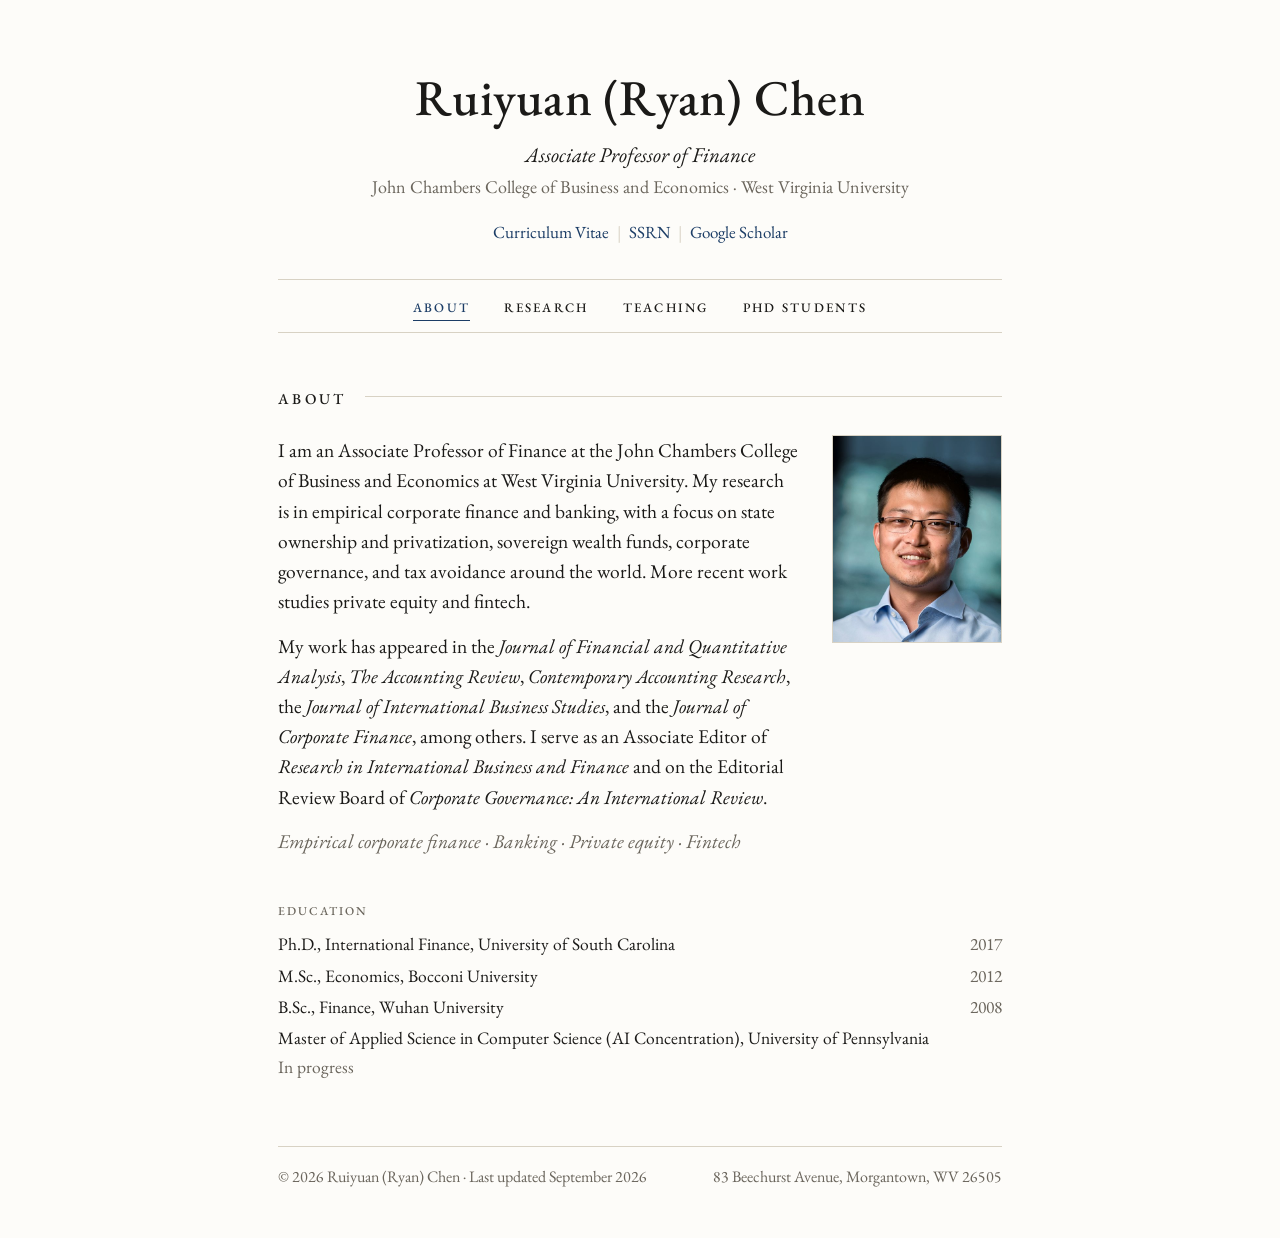
<file: index.html>
<!DOCTYPE html>
<html lang="en">
<head>
<meta charset="utf-8">
<meta name="viewport" content="width=device-width, initial-scale=1">
<title>Ruiyuan (Ryan) Chen | Finance | West Virginia University</title>
<meta name="description" content="Ruiyuan (Ryan) Chen, Associate Professor of Finance at West Virginia University. Research in empirical corporate finance, banking, private equity, and fintech.">
<link rel="stylesheet" href="style.css?v=20260923e">
</head>
<body>
<div class="wrap">
  <header>
    <h1>Ruiyuan (Ryan) Chen</h1>
    <p class="title-line">Associate Professor of Finance</p>
    <p class="inst">John Chambers College of Business and Economics · West Virginia University</p>
    <p class="contact">
      <a href="cv.pdf">Curriculum Vitae</a><span class="sep">|</span><a href="https://papers.ssrn.com/sol3/cf_dev/AbsByAuth.cfm?per_id=2332432">SSRN</a><span class="sep">|</span><a href="https://scholar.google.com/citations?user=NvqcCCMAAAAJ&amp;hl=en">Google Scholar</a>
    </p>
    <nav aria-label="Sections"><a href="index.html" aria-current="page">About</a><a href="publications.html">Research</a><a href="teaching.html">Teaching</a><a href="students.html">PhD Students</a></nav>
  </header>
  <main>
    <section id="about">
      <h2>About</h2>
      <div class="about">
        <div>
          <p>I am an Associate Professor of Finance at the John Chambers College of Business and Economics at West Virginia University. My research is in empirical corporate finance and banking, with a focus on state ownership and privatization, sovereign wealth funds, corporate governance, and tax avoidance around the world. More recent work studies private equity and fintech.</p>
          <p>My work has appeared in the <em>Journal of Financial and Quantitative Analysis</em>, <em>The Accounting Review</em>, <em>Contemporary Accounting Research</em>, the <em>Journal of International Business Studies</em>, and the <em>Journal of Corporate Finance</em>, among others. I serve as an Associate Editor of <em>Research in International Business and Finance</em> and on the Editorial Review Board of <em>Corporate Governance: An International Review</em>.</p>
          <p class="fields">Empirical corporate finance · Banking · Private equity · Fintech</p>
        </div>
        <!-- Headshot: photo.jpg (retouched, 510x624). -->
        <div class="photo"><span aria-hidden="true">RC</span><img src="photo.jpg" alt="Ruiyuan (Ryan) Chen" width="170" height="208"></div>
      </div>
      <div class="facts edu">
        <div>
          <h4>Education</h4>
          <ul>
            <li><span>Ph.D., International Finance, University of South Carolina</span><span class="yr2">2017</span></li>
            <li><span>M.Sc., Economics, Bocconi University</span><span class="yr2">2012</span></li>
            <li><span>B.Sc., Finance, Wuhan University</span><span class="yr2">2008</span></li>
            <li><span>Master of Applied Science in Computer Science (AI Concentration), University of Pennsylvania</span><span class="yr2">In progress</span></li>
          </ul>
        </div>
      </div>
    
    </section>
  </main>
  <footer><span>© 2026 Ruiyuan (Ryan) Chen · Last updated September 2026</span><span>83 Beechurst Avenue, Morgantown, WV 26505</span></footer>
</div>

<script data-goatcounter="https://ruiyuan-chen.goatcounter.com/count" async src="//gc.zgo.at/count.js"></script>
</body>
</html>
</file>
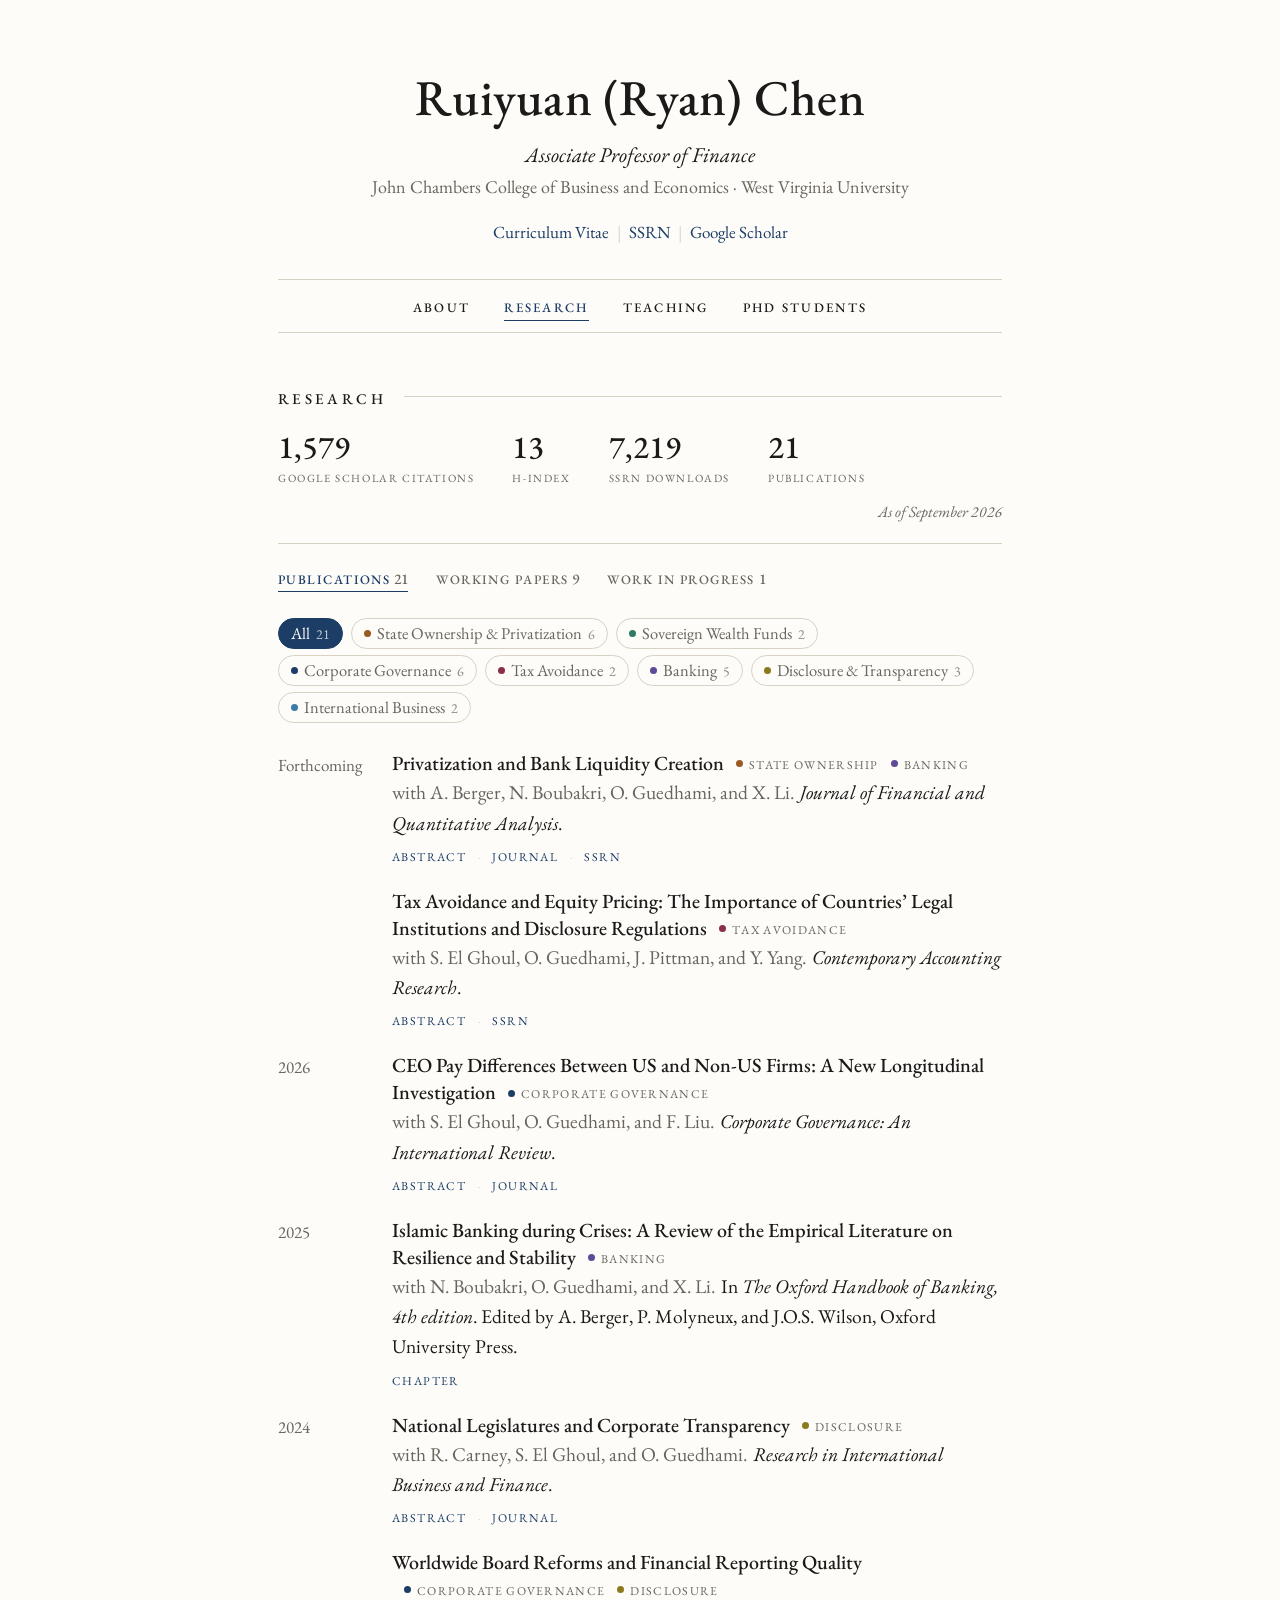
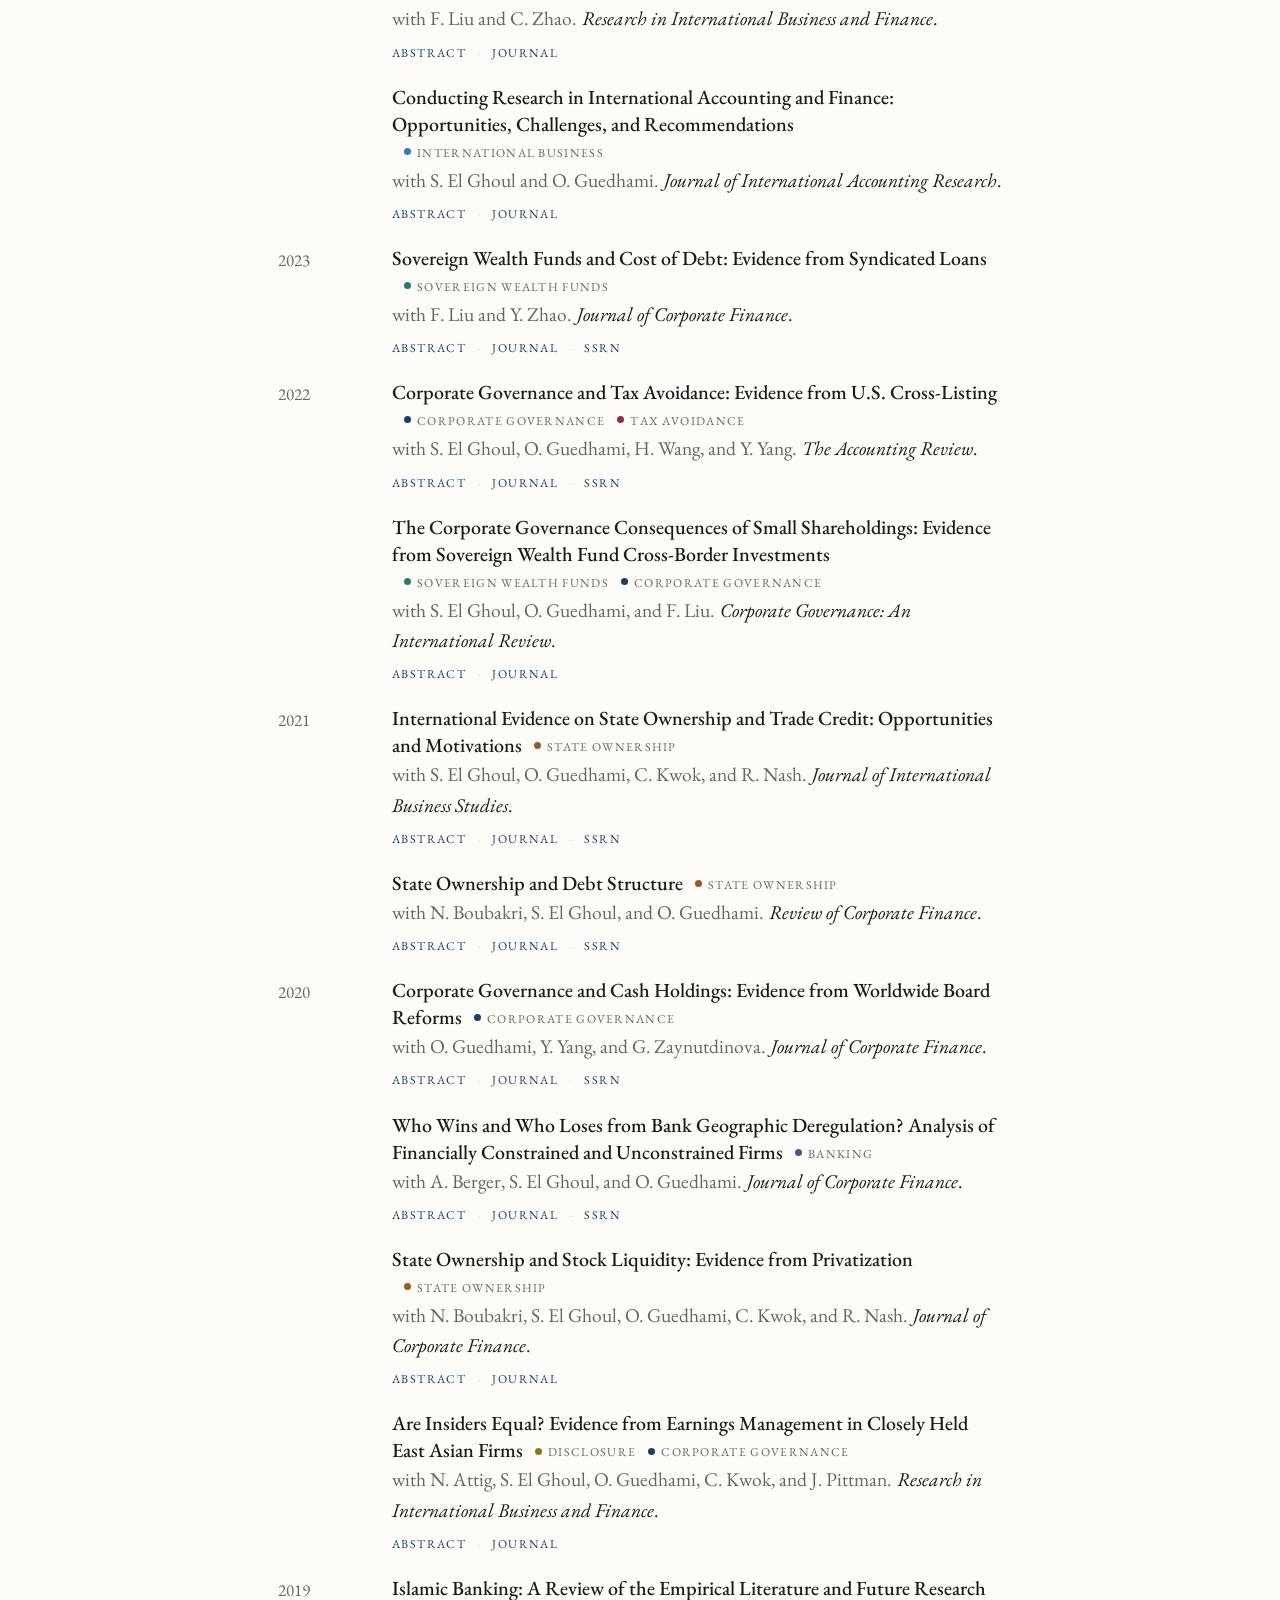
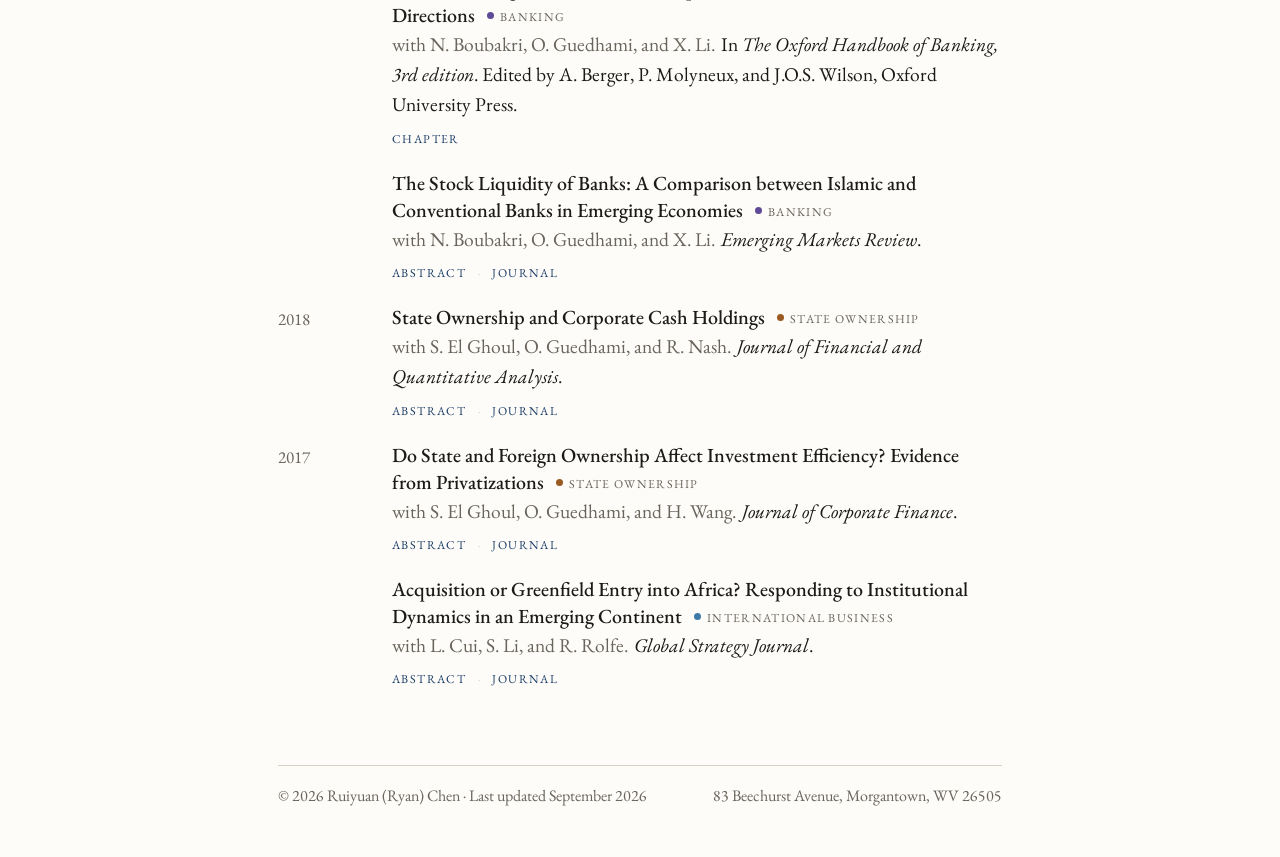
<file: publications.html>
<!DOCTYPE html>
<html lang="en">
<head>
<meta charset="utf-8">
<meta name="viewport" content="width=device-width, initial-scale=1">
<title>Publications | Ruiyuan (Ryan) Chen</title>
<meta name="description" content="Publications of Ruiyuan (Ryan) Chen, Associate Professor of Finance, West Virginia University.">
<link rel="stylesheet" href="style.css?v=20260923e">
</head>
<body>
<div class="wrap">
  <header>
    <h1>Ruiyuan (Ryan) Chen</h1>
    <p class="title-line">Associate Professor of Finance</p>
    <p class="inst">John Chambers College of Business and Economics · West Virginia University</p>
    <p class="contact">
      <a href="cv.pdf">Curriculum Vitae</a><span class="sep">|</span><a href="https://papers.ssrn.com/sol3/cf_dev/AbsByAuth.cfm?per_id=2332432">SSRN</a><span class="sep">|</span><a href="https://scholar.google.com/citations?user=NvqcCCMAAAAJ&amp;hl=en">Google Scholar</a>
    </p>
    <nav aria-label="Sections"><a href="index.html">About</a><a href="publications.html" aria-current="page">Research</a><a href="teaching.html">Teaching</a><a href="students.html">PhD Students</a></nav>
  </header>
  <main>
    <section id="research">
      <h2>Research</h2>
      <div class="metrics"><a class="m" href="https://scholar.google.com/citations?user=NvqcCCMAAAAJ&amp;hl=en"><b>1,579</b><span>Google Scholar citations</span></a><a class="m" href="https://scholar.google.com/citations?user=NvqcCCMAAAAJ&amp;hl=en"><b>13</b><span>h-index</span></a><a class="m" href="https://papers.ssrn.com/sol3/cf_dev/AbsByAuth.cfm?per_id=2332432"><b>7,219</b><span>SSRN downloads</span></a><a class="m" href="publications.html"><b>21</b><span>Publications</span></a><p class="asof">As of September 2026</p></div>
      <nav class="subnav" aria-label="Research sections"><a href="publications.html" aria-current="page">Publications<span class="n">21</span></a><a href="working-papers.html">Working Papers<span class="n">9</span></a><a href="work-in-progress.html">Work in Progress<span class="n">1</span></a></nav>
      <div class="filterbar">
        <div class="topics" role="group" aria-label="Filter by topic"><button type="button" class="topic" data-topic="all" aria-pressed="true">All<span class="n">21</span></button><button type="button" class="topic" data-topic="so" aria-pressed="false"><i class="dot t-so" aria-hidden="true"></i>State Ownership &amp; Privatization<span class="n">6</span></button><button type="button" class="topic" data-topic="swf" aria-pressed="false"><i class="dot t-swf" aria-hidden="true"></i>Sovereign Wealth Funds<span class="n">2</span></button><button type="button" class="topic" data-topic="cg" aria-pressed="false"><i class="dot t-cg" aria-hidden="true"></i>Corporate Governance<span class="n">6</span></button><button type="button" class="topic" data-topic="tax" aria-pressed="false"><i class="dot t-tax" aria-hidden="true"></i>Tax Avoidance<span class="n">2</span></button><button type="button" class="topic" data-topic="bank" aria-pressed="false"><i class="dot t-bank" aria-hidden="true"></i>Banking<span class="n">5</span></button><button type="button" class="topic" data-topic="disc" aria-pressed="false"><i class="dot t-disc" aria-hidden="true"></i>Disclosure &amp; Transparency<span class="n">3</span></button><button type="button" class="topic" data-topic="ib" aria-pressed="false"><i class="dot t-ib" aria-hidden="true"></i>International Business<span class="n">2</span></button></div>
        <p class="count" id="pub-count" aria-live="polite" hidden></p>
      </div>
      <ol class="bib"><li class="entry" data-topics="so bank" data-year="Forthcoming" >
  <span class="yr">Forthcoming</span>
  <div>
    <span class="t"><a href="https://doi.org/10.1017/s0022109026102853">Privatization and Bank Liquidity Creation</a><span class="tags"><button type="button" class="tag" data-topic="so" title="Show all State Ownership &amp; Privatization papers"><i class="dot t-so" aria-hidden="true"></i>State Ownership</button><button type="button" class="tag" data-topic="bank" title="Show all Banking papers"><i class="dot t-bank" aria-hidden="true"></i>Banking</button></span></span>
    <span class="a">with A. Berger, N. Boubakri, O. Guedhami, and X. Li.</span>
    <span class="v"><em>Journal of Financial and Quantitative Analysis</em>.</span>
    <span class="lk"><button type="button" class="abs-toggle" aria-expanded="false" aria-controls="abs-1">Abstract</button> <span class="sep">·</span> <a href="https://doi.org/10.1017/s0022109026102853">Journal</a> <span class="sep">·</span> <a href="https://papers.ssrn.com/sol3/papers.cfm?abstract_id=5033195">SSRN</a></span>
    <div class="abstract" id="abs-1" hidden><p>Building on existing views of state ownership, we examine the impact of banks' privatization on their liquidity creation, a comprehensive measure of net bank output from all portfolio items shown to have favorable economic outcomes. We apply a difference-in-differences approach to over 4,000 banks from 56 countries over 14 years. We find significant increases in liquidity creation post-privatization, consistent with expected changes in incentives, with the impact shaped by the institutional environment. However, privatization reduces liquidity creation during the global financial crisis and other banking crises. Results remain robust to a battery of robustness tests.</p></div>
  </div>
</li>
<li class="entry" data-topics="tax" data-year="Forthcoming" >
  <span class="yr"></span>
  <div>
    <span class="t"><a href="https://papers.ssrn.com/sol3/papers.cfm?abstract_id=3914068">Tax Avoidance and Equity Pricing: The Importance of Countries’ Legal Institutions and Disclosure Regulations</a><span class="tags"><button type="button" class="tag" data-topic="tax" title="Show all Tax Avoidance papers"><i class="dot t-tax" aria-hidden="true"></i>Tax Avoidance</button></span></span>
    <span class="a">with S. El Ghoul, O. Guedhami, J. Pittman, and Y. Yang.</span>
    <span class="v"><em>Contemporary Accounting Research</em>.</span>
    <span class="lk"><button type="button" class="abs-toggle" aria-expanded="false" aria-controls="abs-2">Abstract</button> <span class="sep">·</span> <a href="https://papers.ssrn.com/sol3/papers.cfm?abstract_id=3914068">SSRN</a></span>
    <div class="abstract" id="abs-2" hidden><p>In cross-country research, we examine the importance of tax avoidance to equity pricing, and the role that institutional infrastructure may play in shaping this link. Analyzing a sample of firms from 58 non-U.S. countries, we report strong, robust evidence that equity financing costs rise when firms take more aggressive tax positions. Additional analysis implies that stricter investor protection institutions and sound disclosure regulation alleviate investors' concerns about insider diversion, moderating the positive impact of tax avoidance on equity pricing. Collectively, our results suggest that investors recognize the complementarity between insider diversion and tax avoidance in less protective environments.</p></div>
  </div>
</li>
<li class="entry" data-topics="cg" data-year="2026" >
  <span class="yr">2026</span>
  <div>
    <span class="t"><a href="https://doi.org/10.1111/corg.70021">CEO Pay Differences Between US and Non-US Firms: A New Longitudinal Investigation</a><span class="tags"><button type="button" class="tag" data-topic="cg" title="Show all Corporate Governance papers"><i class="dot t-cg" aria-hidden="true"></i>Corporate Governance</button></span></span>
    <span class="a">with S. El Ghoul, O. Guedhami, and F. Liu.</span>
    <span class="v"><em>Corporate Governance: An International Review</em>.</span>
    <span class="lk"><button type="button" class="abs-toggle" aria-expanded="false" aria-controls="abs-3">Abstract</button> <span class="sep">·</span> <a href="https://doi.org/10.1111/corg.70021">Journal</a></span>
    <div class="abstract" id="abs-3" hidden><p>Public and academic debates typically portray US CEOs as exceptionally well paid. Yet, evidence on the existence and magnitude of a US CEO pay premium is mixed and dated. This study uses an expanded, longitudinal dataset to identify whether such a pay premium exists and explores potential differences across countries, time, and governance and institutional contexts.</p><p>Using a dataset of over 42,000 firm-year observations from 34 countries during 2001–2018, we document a persistent but heterogeneous US CEO pay premium. Compared with non-US peers, US CEOs receive 23% more total pay and 20% more equity-based compensation, on average, particularly in comparison with CEOs in non-G7 versus G7 countries. Propensity score matching confirms that the results are not driven by systematic firm differences, and analyses of top earners show that these outliers amplify but do not generate the premium. Say-on-pay rules reduce overall pay gaps but intensify the equity-based share. Internationalization raises CEO pay levels, whereas “Americanization” (i.e., US ownership, directors, and cross-listings) boosts both total pay and equity incentives, especially among non-G7 firms. Cohort and time-series analyses reveal convergence in total pay for more recent IPOs and years, but equity-based premiums remain consistently positive.</p></div>
  </div>
</li>
<li class="entry" data-topics="bank" data-year="2025" >
  <span class="yr">2025</span>
  <div>
    <span class="t"><a href="https://doi.org/10.1093/oxfordhb/9780198897071.013.20">Islamic Banking during Crises: A Review of the Empirical Literature on Resilience and Stability</a><span class="tags"><button type="button" class="tag" data-topic="bank" title="Show all Banking papers"><i class="dot t-bank" aria-hidden="true"></i>Banking</button></span></span>
    <span class="a">with N. Boubakri, O. Guedhami, and X. Li.</span>
    <span class="v">In <em>The Oxford Handbook of Banking, 4th edition</em>. Edited by A. Berger, P. Molyneux, and J.O.S. Wilson, Oxford University Press.</span>
    <span class="lk"><a href="https://doi.org/10.1093/oxfordhb/9780198897071.013.20">Chapter</a></span>
    
  </div>
</li>
<li class="entry" data-topics="disc" data-year="2024" >
  <span class="yr">2024</span>
  <div>
    <span class="t"><a href="https://doi.org/10.1016/j.ribaf.2024.102441">National Legislatures and Corporate Transparency</a><span class="tags"><button type="button" class="tag" data-topic="disc" title="Show all Disclosure &amp; Transparency papers"><i class="dot t-disc" aria-hidden="true"></i>Disclosure</button></span></span>
    <span class="a">with R. Carney, S. El Ghoul, and O. Guedhami.</span>
    <span class="v"><em>Research in International Business and Finance</em>.</span>
    <span class="lk"><button type="button" class="abs-toggle" aria-expanded="false" aria-controls="abs-5">Abstract</button> <span class="sep">·</span> <a href="https://doi.org/10.1016/j.ribaf.2024.102441">Journal</a></span>
    <div class="abstract" id="abs-5" hidden><p><b>Purpose</b> – The purpose of this study is to posit and test whether the presence and structure of national legislatures can account for the varying degree of corporate transparency displayed by firms operating in emerging economies.</p><p><b>Design/methodology/approach</b> – We conducted tests using a sample of 226,088 firm-level observations spanning 81 countries over the period 1990–2014.</p><p><b>Findings</b> – Firms located in political regimes which lack national legislatures display a lower level of transparency than those in regimes with semi-competitive legislative elections, and these in turn display lower transparency than firms located in countries with competitive elections.</p><p><b>Research implications</b> – Although scholars have emphasized the importance of investigating how institutions impact corporate transparency, and the research opportunities associated with studying these dynamics in the context of emerging economies, we are unaware of any prior work that differentiates among the types of formal institutional structures found among authoritarian regimes. Given that around two-thirds of emerging economies are governed by an authoritarian regime, our study begins to address an important gap in the literature by showing how the make-up of national legislatures influences firm outcomes with respect to an arena that is fundamental to the functioning of a market economy – information disclosure.</p><p><b>Originality/value</b> – We introduce a novel measure of institutional variation – multi-party legislatures. For decades, theoretical work has focused on firm performance in the context of advanced economies. But because they are almost always democratic, there is no variation with regard to whether the legislature allows for multi-party representation. By allowing this institutional structure to vary, we extend the understanding of corporate transparency in nondemocracies, the most common form of government among emerging economies.</p></div>
  </div>
</li>
<li class="entry" data-topics="cg disc" data-year="2024" >
  <span class="yr"></span>
  <div>
    <span class="t"><a href="https://doi.org/10.1016/j.ribaf.2024.102239">Worldwide Board Reforms and Financial Reporting Quality</a><span class="tags"><button type="button" class="tag" data-topic="cg" title="Show all Corporate Governance papers"><i class="dot t-cg" aria-hidden="true"></i>Corporate Governance</button><button type="button" class="tag" data-topic="disc" title="Show all Disclosure &amp; Transparency papers"><i class="dot t-disc" aria-hidden="true"></i>Disclosure</button></span></span>
    <span class="a">with F. Liu and C. Zhao.</span>
    <span class="v"><em>Research in International Business and Finance</em>.</span>
    <span class="lk"><button type="button" class="abs-toggle" aria-expanded="false" aria-controls="abs-6">Abstract</button> <span class="sep">·</span> <a href="https://doi.org/10.1016/j.ribaf.2024.102239">Journal</a></span>
    <div class="abstract" id="abs-6" hidden><p>This study assesses whether and how corporate board reforms affect firms' financial reporting practices. Using a sample of 40 countries and employing a difference-in-differences design, we find that corporate board reforms reduce firms' real earnings manipulation and discretionary accruals. These results remain robust after addressing endogeneity concerns and conducting additional robustness tests. Further analyses show that the decrease in earnings management following board reforms is attributable to the mitigation of agency problems and information asymmetry. By shedding light on this mechanism, our paper contributes to the literature by demonstrating how board reforms can enhance firm value.</p></div>
  </div>
</li>
<li class="entry" data-topics="ib" data-year="2024" >
  <span class="yr"></span>
  <div>
    <span class="t"><a href="https://doi.org/10.2308/jiar-2023-017">Conducting Research in International Accounting and Finance: Opportunities, Challenges, and Recommendations</a><span class="tags"><button type="button" class="tag" data-topic="ib" title="Show all International Business papers"><i class="dot t-ib" aria-hidden="true"></i>International Business</button></span></span>
    <span class="a">with S. El Ghoul and O. Guedhami.</span>
    <span class="v"><em>Journal of International Accounting Research</em>.</span>
    <span class="lk"><button type="button" class="abs-toggle" aria-expanded="false" aria-controls="abs-7">Abstract</button> <span class="sep">·</span> <a href="https://doi.org/10.2308/jiar-2023-017">Journal</a></span>
    <div class="abstract" id="abs-7" hidden><p>We aim to raise awareness of the benefits of conducting international research rather than just single-country studies (which tend to be dominated by U.S. data). We outline the key challenges in terms of data collection and empirical design and propose various data sources for country-level variables, including formal and informal institutions. We also describe several hands-on approaches that are suitable in a crosscountry setting.</p></div>
  </div>
</li>
<li class="entry" data-topics="swf" data-year="2023" >
  <span class="yr">2023</span>
  <div>
    <span class="t"><a href="https://doi.org/10.1016/j.jcorpfin.2023.102446">Sovereign Wealth Funds and Cost of Debt: Evidence from Syndicated Loans</a><span class="tags"><button type="button" class="tag" data-topic="swf" title="Show all Sovereign Wealth Funds papers"><i class="dot t-swf" aria-hidden="true"></i>Sovereign Wealth Funds</button></span></span>
    <span class="a">with F. Liu and Y. Zhao.</span>
    <span class="v"><em>Journal of Corporate Finance</em>.</span>
    <span class="lk"><button type="button" class="abs-toggle" aria-expanded="false" aria-controls="abs-8">Abstract</button> <span class="sep">·</span> <a href="https://doi.org/10.1016/j.jcorpfin.2023.102446">Journal</a> <span class="sep">·</span> <a href="https://papers.ssrn.com/sol3/papers.cfm?abstract_id=4361374">SSRN</a></span>
    <div class="abstract" id="abs-8" hidden><p>We examine how sovereign wealth fund (SWF) investments affect target firms' cost of debt. Using a large sample across 39 countries from 2004 to 2019, and applying a difference-in-differences (DiD) approach, we find that the loan spread of target firms decreases after equity investment by SWFs. This result holds when we use alternative specifications, and address endogeneity issues. Moreover, the negative effect is more pronounced for borrowing firms with higher risk. We also show that SWFs help reduce the cost of debt when they have a strong connection with the lead banks.</p></div>
  </div>
</li>
<li class="entry" data-topics="cg tax" data-year="2022" >
  <span class="yr">2022</span>
  <div>
    <span class="t"><a href="https://doi.org/10.2308/tar-2019-0296">Corporate Governance and Tax Avoidance: Evidence from U.S. Cross-Listing</a><span class="tags"><button type="button" class="tag" data-topic="cg" title="Show all Corporate Governance papers"><i class="dot t-cg" aria-hidden="true"></i>Corporate Governance</button><button type="button" class="tag" data-topic="tax" title="Show all Tax Avoidance papers"><i class="dot t-tax" aria-hidden="true"></i>Tax Avoidance</button></span></span>
    <span class="a">with S. El Ghoul, O. Guedhami, H. Wang, and Y. Yang.</span>
    <span class="v"><em>The Accounting Review</em>.</span>
    <span class="lk"><button type="button" class="abs-toggle" aria-expanded="false" aria-controls="abs-9">Abstract</button> <span class="sep">·</span> <a href="https://doi.org/10.2308/tar-2019-0296">Journal</a> <span class="sep">·</span> <a href="https://papers.ssrn.com/sol3/papers.cfm?abstract_id=3409587">SSRN</a></span>
    <div class="abstract" id="abs-9" hidden><p>Using a sample of firms from 51 countries and a difference-in-differences approach that exploits corporate governance shocks induced by cross-listing in the U.S., we find that firms tend to engage in less tax avoidance after cross-listing. This effect is more pronounced for firms that experience significant improvements in corporate governance, and for firms from countries with weaker shareholder protection and disclosure requirements. Taken together, the results indicate that cross-listing in the U.S. helps align the interests of managers and shareholders and reduces managerial diversion.</p></div>
  </div>
</li>
<li class="entry" data-topics="swf cg" data-year="2022" >
  <span class="yr"></span>
  <div>
    <span class="t"><a href="https://doi.org/10.1111/corg.12445">The Corporate Governance Consequences of Small Shareholdings: Evidence from Sovereign Wealth Fund Cross-Border Investments</a><span class="tags"><button type="button" class="tag" data-topic="swf" title="Show all Sovereign Wealth Funds papers"><i class="dot t-swf" aria-hidden="true"></i>Sovereign Wealth Funds</button><button type="button" class="tag" data-topic="cg" title="Show all Corporate Governance papers"><i class="dot t-cg" aria-hidden="true"></i>Corporate Governance</button></span></span>
    <span class="a">with S. El Ghoul, O. Guedhami, and F. Liu.</span>
    <span class="v"><em>Corporate Governance: An International Review</em>.</span>
    <span class="lk"><button type="button" class="abs-toggle" aria-expanded="false" aria-controls="abs-10">Abstract</button> <span class="sep">·</span> <a href="https://doi.org/10.1111/corg.12445">Journal</a></span>
    <div class="abstract" id="abs-10" hidden><p><b>Research Question/Issue:</b> Existing research on sovereign wealth funds (SWFs) has largely explored how they affect target firm value, overlooking the role they play in corporate governance. This paper examines the impact of SWFs' cross-border equity acquisitions on targets' corporate governance and the role the institutional environment of SWF countries plays in shaping this impact.</p><p><b>Research Findings/Insights:</b> We use a difference-in-differences approach and find that, on average, SWF investments are negatively related to target firms' corporate governance. This impact holds for small SWF cross-border equity investments only and is stronger for firms that are weakly governed and for those located in jurisdictions with weak shareholder protection. The negative relation is more pronounced when SWFs' home countries have lower-quality investor protection, corruption control, governmental effectiveness, and law enforcement than their host countries. We find further that SWF investments are positively associated with target firms' earnings management and negatively associated with investment efficiency. Finally, target firm value is found to decrease after SWF investments.</p><p><b>Theoretical/Academic Implications:</b> The evidence that SWFs' small equity investments are detrimental to target firms' corporate governance is broadly consistent with the view that SWFs are passive investors. Managers can exploit this passivity, as evidenced by higher earnings management, reduced investment efficiency, and lower firm value.</p><p><b>Practitioner/Policy Implications:</b> This study has important policy implications for investors, SWF managers, and policymakers. The passive role of SWFs in corporate governance should prompt minority shareholders to look for alternative monitoring mechanisms. Moreover, SWF managers may realize the need to target firms with strong corporate governance at the outset to compensate for the post-acquisition decline. Host country policymakers may need to condition SWF investments on commitments to improve the corporate governance of investee firms, which would be akin to the performance requirements imposed on inward foreign direct investment (FDI). This is particularly relevant for SWFs from countries with weak institutions that are targeting countries with strong institutions.</p></div>
  </div>
</li>
<li class="entry" data-topics="so" data-year="2021" >
  <span class="yr">2021</span>
  <div>
    <span class="t"><a href="https://doi.org/10.1057/s41267-021-00406-5">International Evidence on State Ownership and Trade Credit: Opportunities and Motivations</a><span class="tags"><button type="button" class="tag" data-topic="so" title="Show all State Ownership &amp; Privatization papers"><i class="dot t-so" aria-hidden="true"></i>State Ownership</button></span></span>
    <span class="a">with S. El Ghoul, O. Guedhami, C. Kwok, and R. Nash.</span>
    <span class="v"><em>Journal of International Business Studies</em>.</span>
    <span class="lk"><button type="button" class="abs-toggle" aria-expanded="false" aria-controls="abs-11">Abstract</button> <span class="sep">·</span> <a href="https://doi.org/10.1057/s41267-021-00406-5">Journal</a> <span class="sep">·</span> <a href="https://papers.ssrn.com/sol3/papers.cfm?abstract_id=3103467">SSRN</a></span>
    <div class="abstract" id="abs-11" hidden><p>Recent events, most notably the Global Financial Crisis and the COVID-19 pandemic, have made it increasingly apparent that liquidity is synonymous with corporate survival. In this paper, we explore how governments can fulfill an important need as suppliers of liquidity. Building on the financing advantage view of state ownership, we theorize how state-owned enterprises (SOEs) may provide capital by offering trade credit to customer firms. The data indicate a positive relation between the level of state ownership and the provision of trade credit. Using an institution-focused framework, we further determine that the nation's institutional environment systematically affects the opportunities and motivations for SOEs to grant trade credit. Specifically, we find that SOEs grant more trade credit in countries with less developed financial markets, weaker legal protection of creditors, less comprehensive information-sharing mechanisms, more collectivist societies, left-wing governments, and higher levels of unemployment. Firm-level factors also influence the credit-granting decisions of SOEs, with SOEs with lower levels of state ownership and higher extents of internationalization offering lower amounts of trade credit. Overall, our study offers novel insights regarding the important role of state-owned firms as providers of liquidity.</p></div>
  </div>
</li>
<li class="entry" data-topics="so" data-year="2021" >
  <span class="yr"></span>
  <div>
    <span class="t"><a href="https://doi.org/10.1561/114.00000006">State Ownership and Debt Structure</a><span class="tags"><button type="button" class="tag" data-topic="so" title="Show all State Ownership &amp; Privatization papers"><i class="dot t-so" aria-hidden="true"></i>State Ownership</button></span></span>
    <span class="a">with N. Boubakri, S. El Ghoul, and O. Guedhami.</span>
    <span class="v"><em>Review of Corporate Finance</em>.</span>
    <span class="lk"><button type="button" class="abs-toggle" aria-expanded="false" aria-controls="abs-12">Abstract</button> <span class="sep">·</span> <a href="https://doi.org/10.1561/114.00000006">Journal</a> <span class="sep">·</span> <a href="https://papers.ssrn.com/sol3/papers.cfm?abstract_id=3773588">SSRN</a></span>
    <div class="abstract" id="abs-12" hidden><p>We provide the first firm-level evidence of the relation between state ownership and debt structure. Using an international sample of newly privatized firms (NPFs) from 76 countries over the 1998–2017 period, we find that state ownership is associated with a more diversified debt structure. This evidence is more pronounced for higher levels of state control, and is robust to accounting for endogeneity, using alternative samples, and controlling for other owner types. Additional analysis shows that our main evidence is consistent with the soft budget constraint, political, and social views of state ownership. Our results have several policy implications for financial system stability and the efficient allocation of financial resources in the economy.</p></div>
  </div>
</li>
<li class="entry" data-topics="cg" data-year="2020" >
  <span class="yr">2020</span>
  <div>
    <span class="t"><a href="https://doi.org/10.1016/j.jcorpfin.2020.101771">Corporate Governance and Cash Holdings: Evidence from Worldwide Board Reforms</a><span class="tags"><button type="button" class="tag" data-topic="cg" title="Show all Corporate Governance papers"><i class="dot t-cg" aria-hidden="true"></i>Corporate Governance</button></span></span>
    <span class="a">with O. Guedhami, Y. Yang, and G. Zaynutdinova.</span>
    <span class="v"><em>Journal of Corporate Finance</em>.</span>
    <span class="lk"><button type="button" class="abs-toggle" aria-expanded="false" aria-controls="abs-13">Abstract</button> <span class="sep">·</span> <a href="https://doi.org/10.1016/j.jcorpfin.2020.101771">Journal</a> <span class="sep">·</span> <a href="https://papers.ssrn.com/sol3/papers.cfm?abstract_id=3554827">SSRN</a></span>
    <div class="abstract" id="abs-13" hidden><p>Using staggered board reforms as a quasi-natural experiment and a difference-in-differences approach, this study examines the impact of corporate governance on cash holdings in 41 countries. We find that board reforms are followed by significant reductions in cash holdings. This effect is more pronounced for firms with weaker pre-reform corporate governance and for firms from countries with weaker institutional environments. Analysis of cash spending suggests that, following board reforms, firms are more likely to use cash to increase R&amp;D expenditures, dividend payouts, and share repurchases, but not to increase capital or acquisition expenditures. Finally, the results indicate that enhanced corporate governance following board reforms leads to higher (lower) cash (dividend payouts) values, consistent with the view that board reforms strengthen corporate governance.</p></div>
  </div>
</li>
<li class="entry" data-topics="bank" data-year="2020" >
  <span class="yr"></span>
  <div>
    <span class="t"><a href="https://doi.org/10.1016/j.jcorpfin.2020.101775">Who Wins and Who Loses from Bank Geographic Deregulation? Analysis of Financially Constrained and Unconstrained Firms</a><span class="tags"><button type="button" class="tag" data-topic="bank" title="Show all Banking papers"><i class="dot t-bank" aria-hidden="true"></i>Banking</button></span></span>
    <span class="a">with A. Berger, S. El Ghoul, and O. Guedhami.</span>
    <span class="v"><em>Journal of Corporate Finance</em>.</span>
    <span class="lk"><button type="button" class="abs-toggle" aria-expanded="false" aria-controls="abs-14">Abstract</button> <span class="sep">·</span> <a href="https://doi.org/10.1016/j.jcorpfin.2020.101775">Journal</a> <span class="sep">·</span> <a href="https://papers.ssrn.com/sol3/papers.cfm?abstract_id=3185751">SSRN</a></span>
    <div class="abstract" id="abs-14" hidden><p>A key issue in the finance-growth nexus literature is endogeneity – economic growth may drive finance as well as finance driving growth. Some research addresses endogeneity using relatively exogenous shocks from U.S. bank geographic deregulation, often documenting favorable economic effects. We connect deregulation shocks for the first time to individual firm growth in a model that differentiates sources of external financing – short-term debt, long-term debt, and equity. Our results suggest that deregulation increases firm growth overall and this growth is fueled by all three external funding sources. However, benefits accrue only to relatively financially unconstrained firms, while relatively constrained firms lose.</p></div>
  </div>
</li>
<li class="entry" data-topics="so" data-year="2020" >
  <span class="yr"></span>
  <div>
    <span class="t"><a href="https://doi.org/10.1016/j.jcorpfin.2020.101763">State Ownership and Stock Liquidity: Evidence from Privatization</a><span class="tags"><button type="button" class="tag" data-topic="so" title="Show all State Ownership &amp; Privatization papers"><i class="dot t-so" aria-hidden="true"></i>State Ownership</button></span></span>
    <span class="a">with N. Boubakri, S. El Ghoul, O. Guedhami, C. Kwok, and R. Nash.</span>
    <span class="v"><em>Journal of Corporate Finance</em>.</span>
    <span class="lk"><button type="button" class="abs-toggle" aria-expanded="false" aria-controls="abs-15">Abstract</button> <span class="sep">·</span> <a href="https://doi.org/10.1016/j.jcorpfin.2020.101763">Journal</a></span>
    <div class="abstract" id="abs-15" hidden><p>We provide unique firm-level evidence of the relation between state ownership and stock liquidity. Using a broad sample of newly privatized firms (NPFs) from 53 countries over the period 1994–2014, our study identifies a non-monotonic association between state ownership and stock liquidity. The inverse U-shaped relation is consistent with trade-offs between costs and benefits of state ownership and suggests an optimal level of government shareholdings that maximizes stock liquidity of NPFs. We further identify that the inflection point from the cost/benefit trade-off is contingent upon characteristics of the nation's institutional environment.</p></div>
  </div>
</li>
<li class="entry" data-topics="disc cg" data-year="2020" >
  <span class="yr"></span>
  <div>
    <span class="t"><a href="https://doi.org/10.1016/j.ribaf.2020.101243">Are Insiders Equal? Evidence from Earnings Management in Closely Held East Asian Firms</a><span class="tags"><button type="button" class="tag" data-topic="disc" title="Show all Disclosure &amp; Transparency papers"><i class="dot t-disc" aria-hidden="true"></i>Disclosure</button><button type="button" class="tag" data-topic="cg" title="Show all Corporate Governance papers"><i class="dot t-cg" aria-hidden="true"></i>Corporate Governance</button></span></span>
    <span class="a">with N. Attig, S. El Ghoul, O. Guedhami, C. Kwok, and J. Pittman.</span>
    <span class="v"><em>Research in International Business and Finance</em>.</span>
    <span class="lk"><button type="button" class="abs-toggle" aria-expanded="false" aria-controls="abs-16">Abstract</button> <span class="sep">·</span> <a href="https://doi.org/10.1016/j.ribaf.2020.101243">Journal</a></span>
    <div class="abstract" id="abs-16" hidden><p>In analyzing newly collected data on the ultimate ownership structure of publicly traded firms in nine East Asian economies, we contribute to international accounting research by providing evidence on earnings management in insider-controlled firms in this region. We find that family-controlled firms engage in less (more) accrual-based (real) earnings management than other insider-controlled firms. Our analysis suggests that controlling families, unlike other types of ultimate owners, tend to substitute real earnings management for accrual-based earnings management. To help empirically clarify the role that two incentives (entrenchment versus signaling) play in driving the substitution between real and accruals-based earnings management, we examine their valuation impact and find that both types negatively affect the future valuation of family firms. In another set of results consistent with expectations, we document that country-level investor protection and firm external financing demand shape the practice of earnings management in family-controlled firms.</p></div>
  </div>
</li>
<li class="entry" data-topics="bank" data-year="2019" >
  <span class="yr">2019</span>
  <div>
    <span class="t"><a href="https://doi.org/10.1093/oxfordhb/9780198824633.013.13">Islamic Banking: A Review of the Empirical Literature and Future Research Directions</a><span class="tags"><button type="button" class="tag" data-topic="bank" title="Show all Banking papers"><i class="dot t-bank" aria-hidden="true"></i>Banking</button></span></span>
    <span class="a">with N. Boubakri, O. Guedhami, and X. Li.</span>
    <span class="v">In <em>The Oxford Handbook of Banking, 3rd edition</em>. Edited by A. Berger, P. Molyneux, and J.O.S. Wilson, Oxford University Press.</span>
    <span class="lk"><a href="https://doi.org/10.1093/oxfordhb/9780198824633.013.13">Chapter</a></span>
    
  </div>
</li>
<li class="entry" data-topics="bank" data-year="2019" >
  <span class="yr"></span>
  <div>
    <span class="t"><a href="https://doi.org/10.1016/j.ememar.2019.03.006">The Stock Liquidity of Banks: A Comparison between Islamic and Conventional Banks in Emerging Economies</a><span class="tags"><button type="button" class="tag" data-topic="bank" title="Show all Banking papers"><i class="dot t-bank" aria-hidden="true"></i>Banking</button></span></span>
    <span class="a">with N. Boubakri, O. Guedhami, and X. Li.</span>
    <span class="v"><em>Emerging Markets Review</em>.</span>
    <span class="lk"><button type="button" class="abs-toggle" aria-expanded="false" aria-controls="abs-18">Abstract</button> <span class="sep">·</span> <a href="https://doi.org/10.1016/j.ememar.2019.03.006">Journal</a></span>
    <div class="abstract" id="abs-18" hidden><p>We explore the stock liquidity of Islamic banks (IBs) and matching conventional banks (CBs) in emerging economies. We find that IBs have higher stock liquidity than CBs, suggesting that investors prefer IBs' stocks and neglect what they consider to be “sin stocks” (i.e., CBs' stocks), which do not conform to their religious beliefs. We also find that the liquidity effects are particularly important for small IBs, and during the global financial crisis. This evidence is stronger in countries with less developed banking sectors and weaker bank supervision and regulation. Hence, faith-driven investors tend to value more norm-conforming stocks (i.e., IBs) during times of distress and uncertainty, and in weaker regulatory environments.</p></div>
  </div>
</li>
<li class="entry" data-topics="so" data-year="2018" >
  <span class="yr">2018</span>
  <div>
    <span class="t"><a href="https://doi.org/10.1017/s0022109018000236">State Ownership and Corporate Cash Holdings</a><span class="tags"><button type="button" class="tag" data-topic="so" title="Show all State Ownership &amp; Privatization papers"><i class="dot t-so" aria-hidden="true"></i>State Ownership</button></span></span>
    <span class="a">with S. El Ghoul, O. Guedhami, and R. Nash.</span>
    <span class="v"><em>Journal of Financial and Quantitative Analysis</em>.</span>
    <span class="lk"><button type="button" class="abs-toggle" aria-expanded="false" aria-controls="abs-19">Abstract</button> <span class="sep">·</span> <a href="https://doi.org/10.1017/s0022109018000236">Journal</a></span>
    <div class="abstract" id="abs-19" hidden><p>Using a unique sample of newly privatized firms from 59 countries, this article provides new evidence about the agency costs of state ownership and new insight into the corporate governance role of country-level institutions. Consistent with agency theory, we find strong and robust evidence that state ownership is positively related to corporate cash holdings. Moreover, we find that the strength of country-level institutions affects the relation between state ownership and the value of cash holdings. In particular, as state ownership increases, markets discount the value of cash holdings more in countries with weaker institutions.</p></div>
  </div>
</li>
<li class="entry" data-topics="so" data-year="2017" >
  <span class="yr">2017</span>
  <div>
    <span class="t"><a href="https://doi.org/10.1016/j.jcorpfin.2014.09.001">Do State and Foreign Ownership Affect Investment Efficiency? Evidence from Privatizations</a><span class="tags"><button type="button" class="tag" data-topic="so" title="Show all State Ownership &amp; Privatization papers"><i class="dot t-so" aria-hidden="true"></i>State Ownership</button></span></span>
    <span class="a">with S. El Ghoul, O. Guedhami, and H. Wang.</span>
    <span class="v"><em>Journal of Corporate Finance</em>.</span>
    <span class="lk"><button type="button" class="abs-toggle" aria-expanded="false" aria-controls="abs-20">Abstract</button> <span class="sep">·</span> <a href="https://doi.org/10.1016/j.jcorpfin.2014.09.001">Journal</a></span>
    <div class="abstract" id="abs-20" hidden><p>Using the high-power setting of newly privatized firms from 64 countries, we examine the relationship between ownership type and firm-level capital allocations as captured by the sensitivity of investment expenditure to investment opportunities. Consistent with our predictions that government and foreign institutional owners are associated with different levels of information asymmetry and agency problems, we find strong and robust evidence that government (foreign) ownership weakens (strengthens) investment-Q sensitivity, thereby increasing investment inefficiency (efficiency). Moreover, we find that the relation between foreign ownership and investment efficiency is stronger when governments relinquish control and country-level governance institutions are weaker. Overall, our findings highlight the important role of ownership type in determining firms' investment behavior and efficiency.</p></div>
  </div>
</li>
<li class="entry" data-topics="ib" data-year="2017" >
  <span class="yr"></span>
  <div>
    <span class="t"><a href="https://doi.org/10.1002/gsj.1153">Acquisition or Greenfield Entry into Africa? Responding to Institutional Dynamics in an Emerging Continent</a><span class="tags"><button type="button" class="tag" data-topic="ib" title="Show all International Business papers"><i class="dot t-ib" aria-hidden="true"></i>International Business</button></span></span>
    <span class="a">with L. Cui, S. Li, and R. Rolfe.</span>
    <span class="v"><em>Global Strategy Journal</em>.</span>
    <span class="lk"><button type="button" class="abs-toggle" aria-expanded="false" aria-controls="abs-21">Abstract</button> <span class="sep">·</span> <a href="https://doi.org/10.1002/gsj.1153">Journal</a></span>
    <div class="abstract" id="abs-21" hidden><p><b>Research Summary:</b> Foreign direct investment establishment mode literature has focused on the impact of unidimensional measures of institutional status, despite that institutional environments in emerging economies undergo substantial and continuous changes in multiple dimensions. This study integrates the dynamic institution-based view with the theoretical construct of institutional competitive advantages to examine the heterogeneous strategic responses of investing firms to host country institutional dynamics. Empirical results from 2,245 FDIs into Africa during the period 2008–2013 show that multinational enterprises (MNEs) are more likely to adopt: (1) a greenfield mode in countries with rapid development of formal institutions; and (2) an acquisition mode in countries with rapid development of factor markets. Moreover, the regional experience of MNEs strengthens the first effect, while the institutional ties strengthen both effects.</p><p><b>Managerial Summary:</b> The dynamic development of a host country's institutional and factor market conditions is a critical consideration for multinational enterprises when entering emerging countries. By studying 2,245 foreign direct investments into Africa during the period 2008–2013, we find that MNEs are more likely to enter African countries that have formal institutions that are rapidly improving via greenfield investments. This is especially true for those MNEs with prior investment experience in Africa or with local government connections. We also find that acquisition modes are more likely to be adopted in African countries with rapidly improving factor market conditions, especially by MNEs with local government connections. We promote a dynamic perspective for MNEs for assessing business opportunities and entry modes in Africa.</p></div>
  </div>
</li></ol>
    </section>
  </main>
  <footer><span>© 2026 Ruiyuan (Ryan) Chen · Last updated September 2026</span><span>83 Beechurst Avenue, Morgantown, WV 26505</span></footer>
</div>
<script>
(function () {
  var entries = Array.prototype.slice.call(document.querySelectorAll('ol.bib .entry'));
  var buttons = Array.prototype.slice.call(document.querySelectorAll('.topic'));
  var count = document.getElementById('pub-count');
  var total = entries.length, topic = 'all';
  var labels = {}; buttons.forEach(function (b) { labels[b.dataset.topic] = b.childNodes[b.childNodes.length - 2].textContent; });

  function apply() {
    var shown = 0, lastYear = null;
    entries.forEach(function (e) {
      var ok = topic === 'all' || (' ' + e.dataset.topics + ' ').indexOf(' ' + topic + ' ') > -1;
      e.hidden = !ok;
      var yr = e.querySelector('.yr');
      if (ok) { shown++; yr.textContent = e.dataset.year !== lastYear ? e.dataset.year : ''; lastYear = e.dataset.year; }
    });
    buttons.forEach(function (b) { b.setAttribute('aria-pressed', String(b.dataset.topic === topic)); });
    count.hidden = topic === 'all';
    count.textContent = topic === 'all' ? '' : shown + ' of ' + total + ' publications on ' + labels[topic];
  }
  function setTopic(t, scroll) {
    topic = t;
    try { history.replaceState(null, '', t === 'all' ? location.pathname : '#topic-' + t); } catch (err) {}
    apply();
    if (scroll) document.querySelector('.filterbar').scrollIntoView({ behavior: 'smooth', block: 'start' });
  }
  buttons.forEach(function (b) { b.addEventListener('click', function () { setTopic(b.dataset.topic, false); }); });
  document.querySelectorAll('.tag').forEach(function (b) { b.addEventListener('click', function () { setTopic(b.dataset.topic, true); }); });
  function fromHash() {
    var h = location.hash.match(/^#topic-(\w+)$/);
    topic = (h && labels[h[1]]) ? h[1] : 'all';
    apply();
  }
  window.addEventListener('hashchange', fromHash);
  fromHash();

  document.querySelectorAll('.abs-toggle').forEach(function (b) {
    b.addEventListener('click', function () {
      var p = document.getElementById(b.getAttribute('aria-controls'));
      var open = b.getAttribute('aria-expanded') === 'true';
      b.setAttribute('aria-expanded', String(!open)); p.hidden = open;
    });
  });
})();
</script>
<script data-goatcounter="https://ruiyuan-chen.goatcounter.com/count" async src="//gc.zgo.at/count.js"></script>
</body>
</html>
</file>
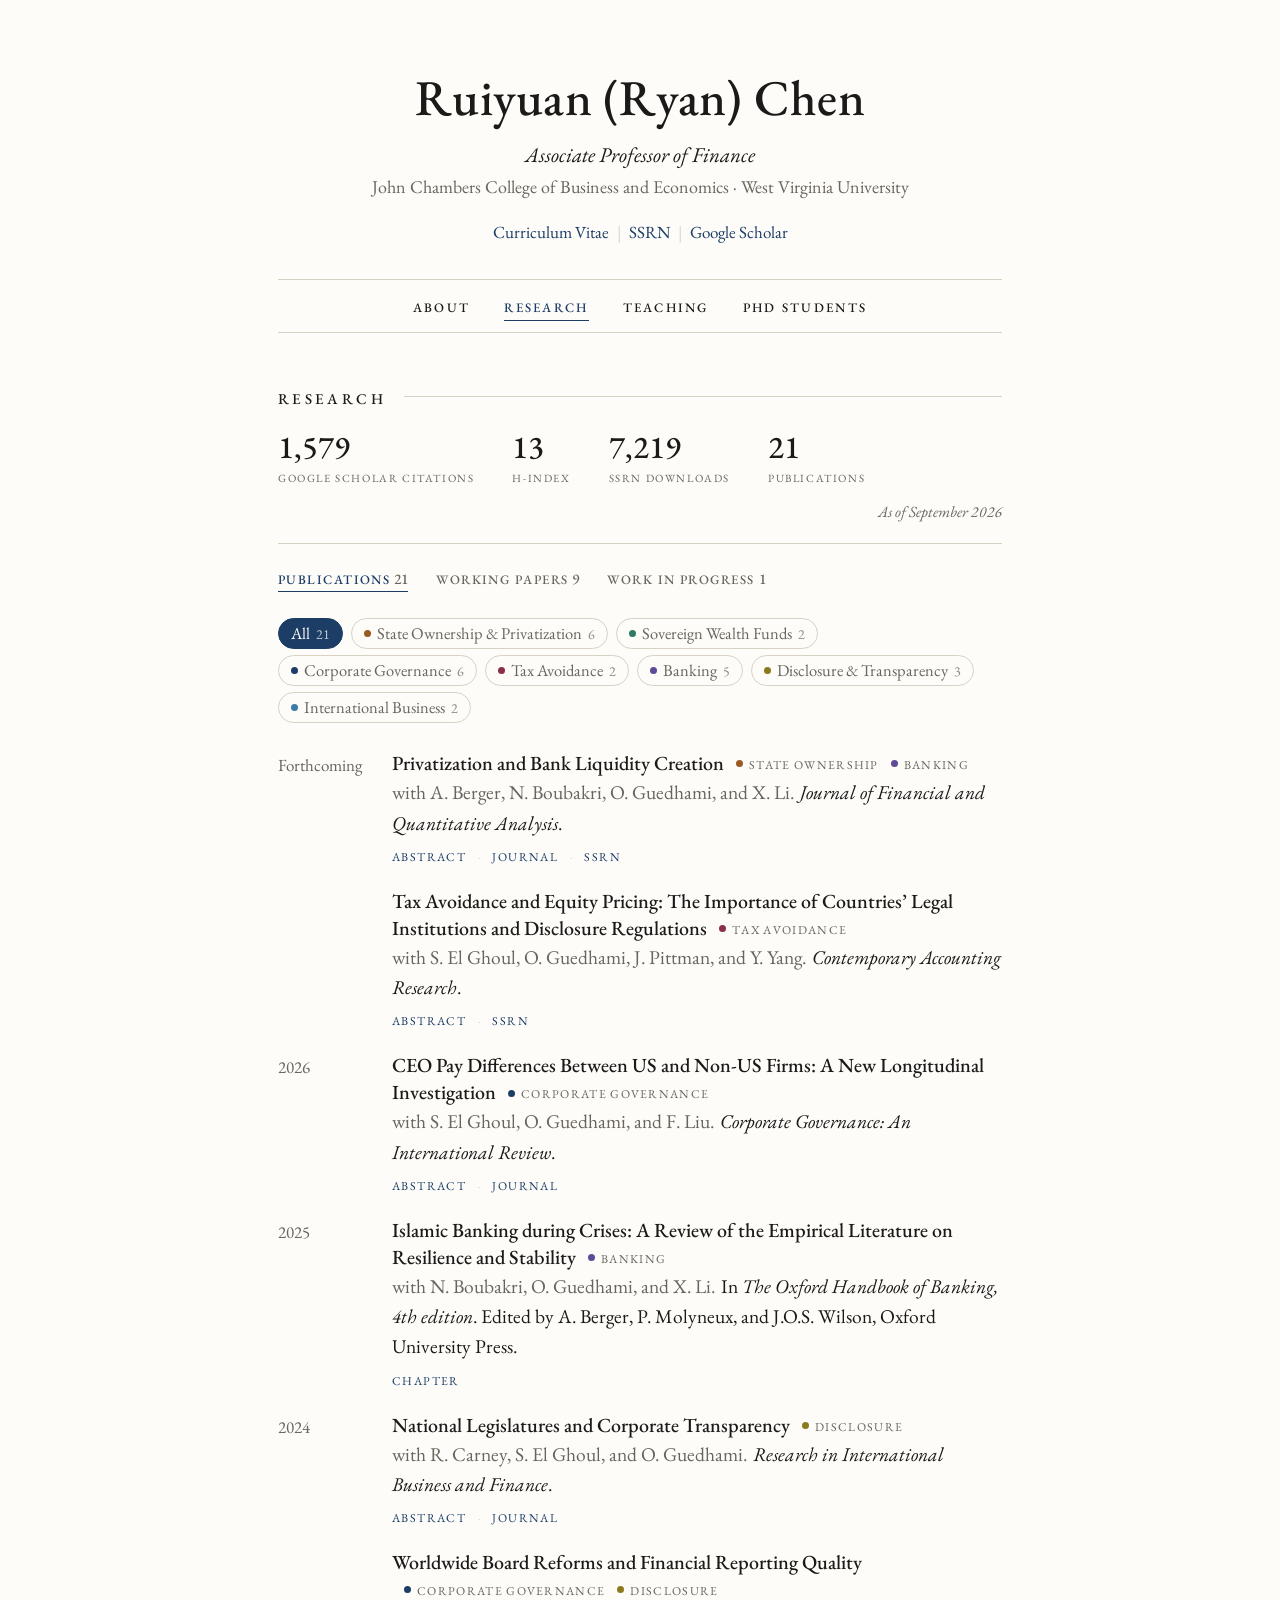
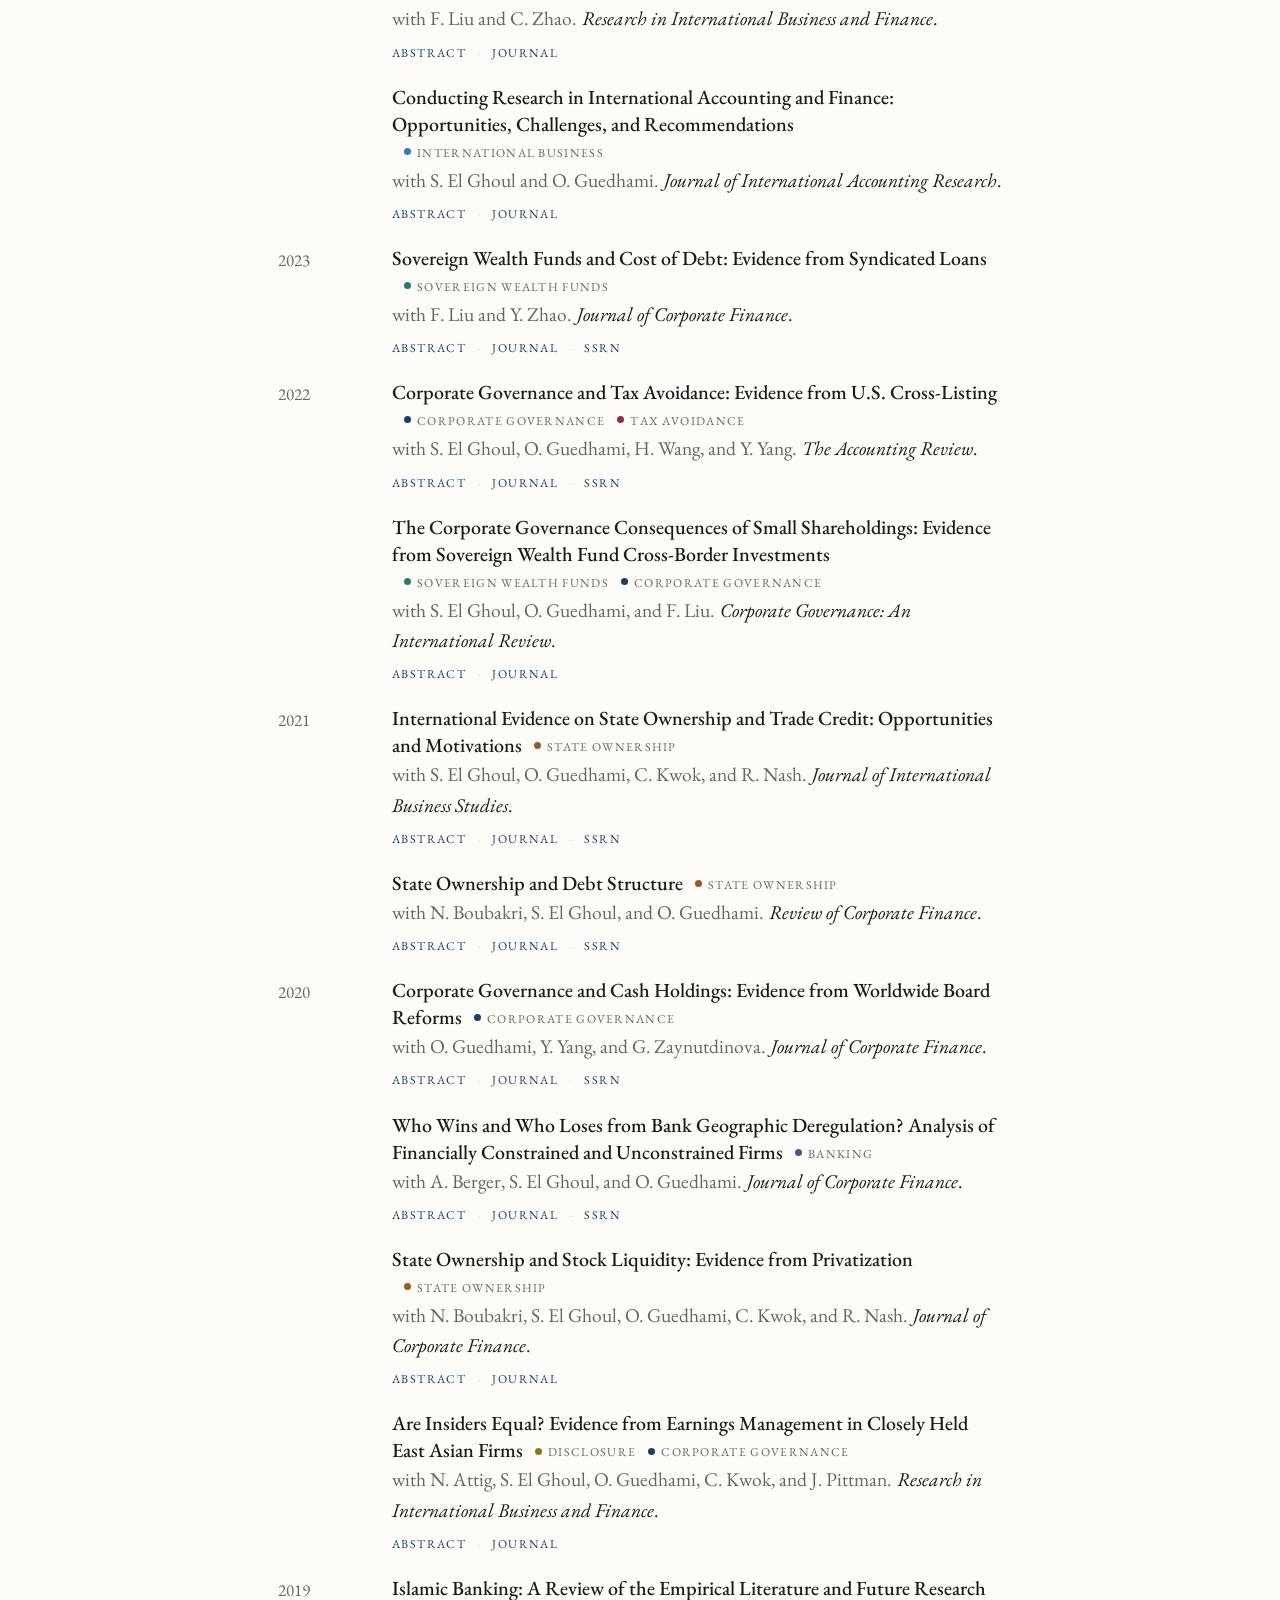
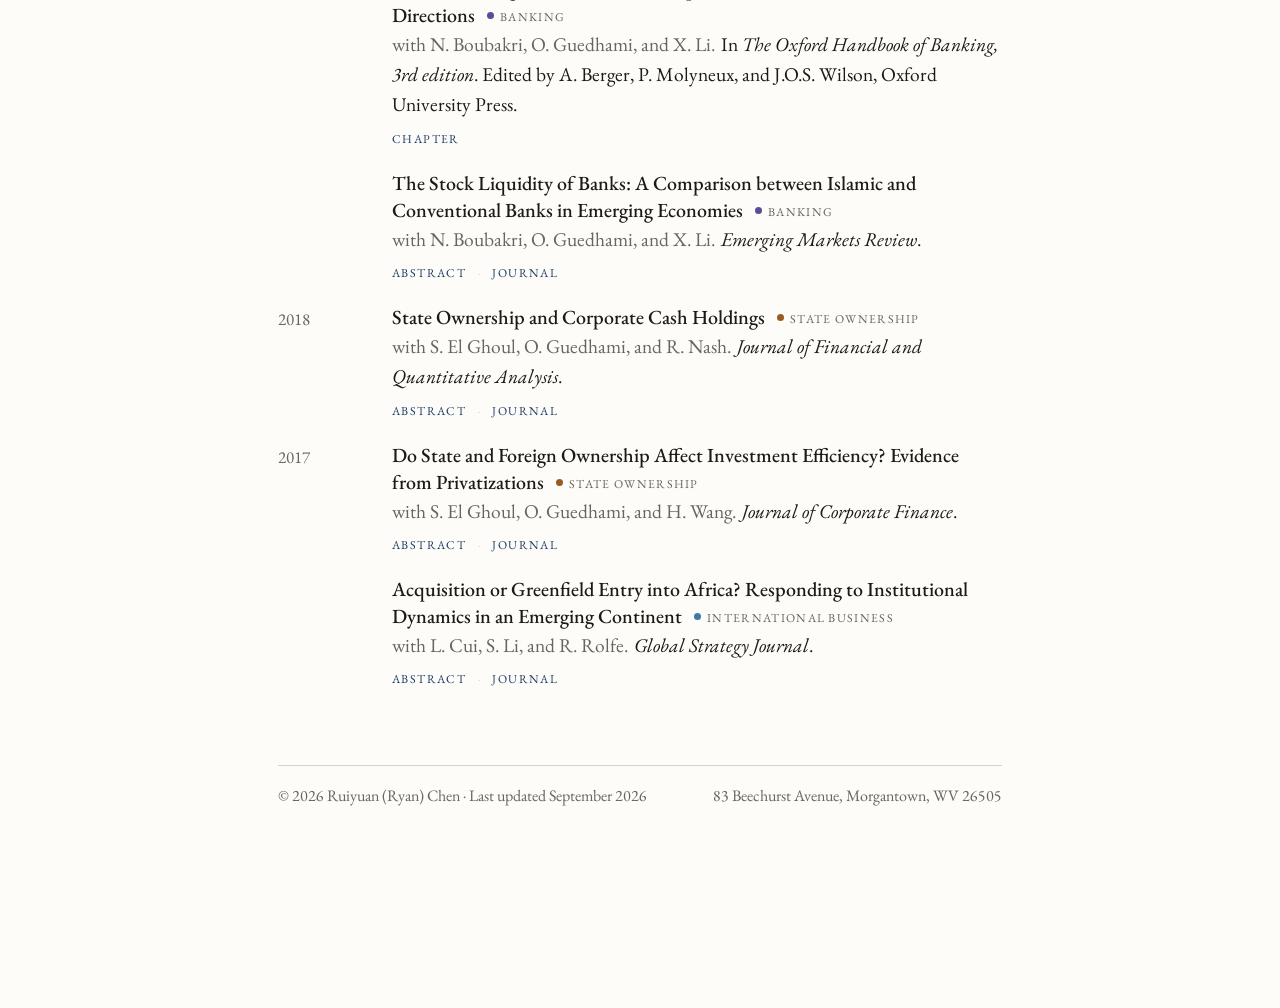
<file: research.html>
<!DOCTYPE html>
<html lang="en"><head><meta charset="utf-8"><title>Research | Ruiyuan (Ryan) Chen</title>
<meta http-equiv="refresh" content="0; url=publications.html"><link rel="canonical" href="publications.html"></head>
<body><p><a href="publications.html">Continue to Research</a></p></body></html>
</file>
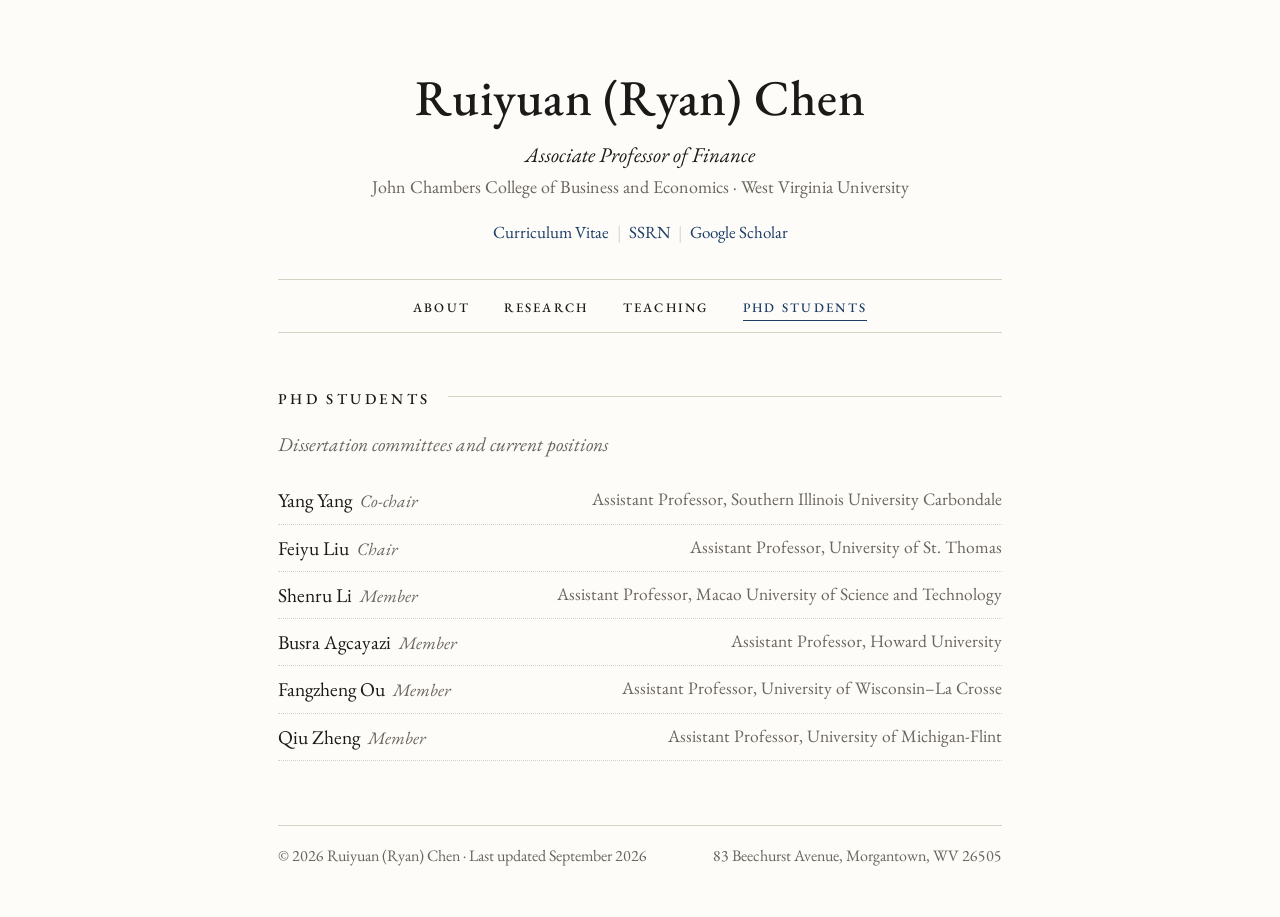
<file: students.html>
<!DOCTYPE html>
<html lang="en">
<head>
<meta charset="utf-8">
<meta name="viewport" content="width=device-width, initial-scale=1">
<title>PhD Students | Ruiyuan (Ryan) Chen</title>
<meta name="description" content="PhD dissertation committees of Ruiyuan (Ryan) Chen.">
<link rel="stylesheet" href="style.css?v=20260923e">
</head>
<body>
<div class="wrap">
  <header>
    <h1>Ruiyuan (Ryan) Chen</h1>
    <p class="title-line">Associate Professor of Finance</p>
    <p class="inst">John Chambers College of Business and Economics · West Virginia University</p>
    <p class="contact">
      <a href="cv.pdf">Curriculum Vitae</a><span class="sep">|</span><a href="https://papers.ssrn.com/sol3/cf_dev/AbsByAuth.cfm?per_id=2332432">SSRN</a><span class="sep">|</span><a href="https://scholar.google.com/citations?user=NvqcCCMAAAAJ&amp;hl=en">Google Scholar</a>
    </p>
    <nav aria-label="Sections"><a href="index.html">About</a><a href="publications.html">Research</a><a href="teaching.html">Teaching</a><a href="students.html" aria-current="page">PhD Students</a></nav>
  </header>
  <main>
    <section id="students">
      <h2>PhD Students</h2>
      <p class="page-lede">Dissertation committees and current positions</p>
      <ul class="rows"><li><span class="r1">Yang Yang <span class="r-role">Co-chair</span></span><span class="r2">Assistant Professor, Southern Illinois University Carbondale</span></li><li><span class="r1">Feiyu Liu <span class="r-role">Chair</span></span><span class="r2">Assistant Professor, University of St. Thomas</span></li><li><span class="r1">Shenru Li <span class="r-role">Member</span></span><span class="r2">Assistant Professor, Macao University of Science and Technology</span></li><li><span class="r1">Busra Agcayazi <span class="r-role">Member</span></span><span class="r2">Assistant Professor, Howard University</span></li><li><span class="r1">Fangzheng Ou <span class="r-role">Member</span></span><span class="r2">Assistant Professor, University of Wisconsin–La Crosse</span></li><li><span class="r1">Qiu Zheng <span class="r-role">Member</span></span><span class="r2">Assistant Professor, University of Michigan-Flint</span></li></ul>
    </section>
  </main>
  <footer><span>© 2026 Ruiyuan (Ryan) Chen · Last updated September 2026</span><span>83 Beechurst Avenue, Morgantown, WV 26505</span></footer>
</div>

<script data-goatcounter="https://ruiyuan-chen.goatcounter.com/count" async src="//gc.zgo.at/count.js"></script>
</body>
</html>
</file>
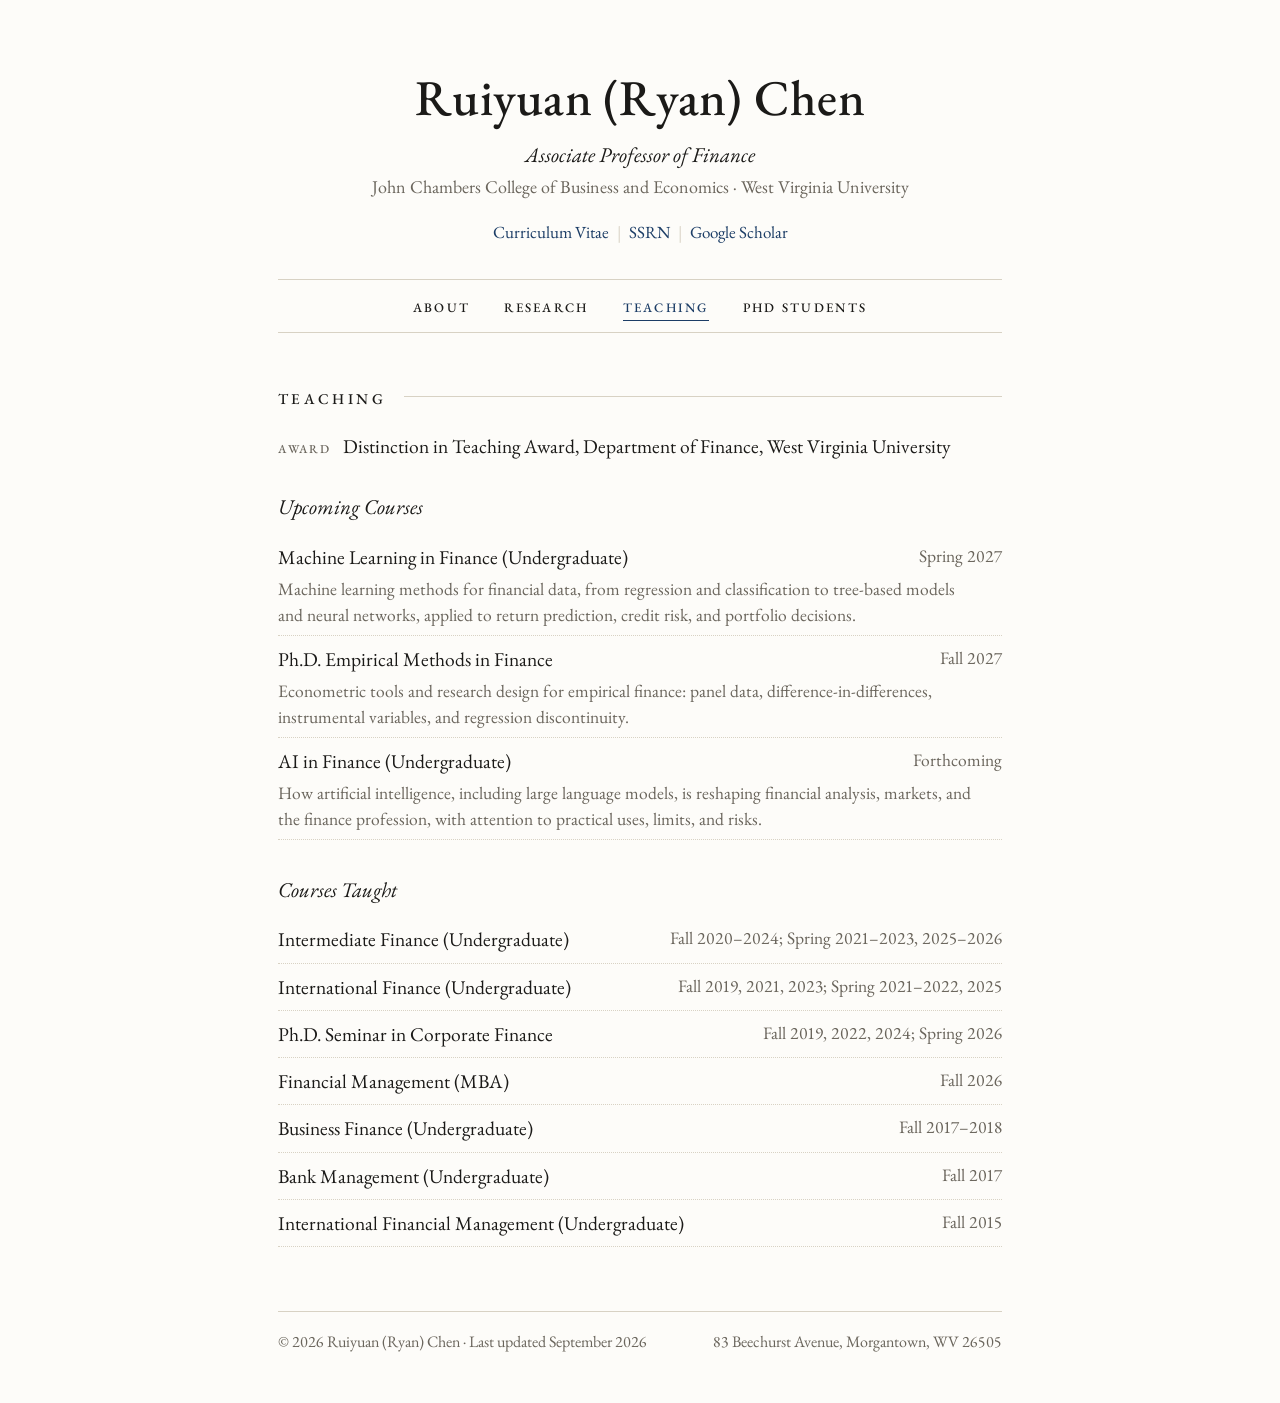
<file: teaching.html>
<!DOCTYPE html>
<html lang="en">
<head>
<meta charset="utf-8">
<meta name="viewport" content="width=device-width, initial-scale=1">
<title>Teaching | Ruiyuan (Ryan) Chen</title>
<meta name="description" content="Courses taught by Ruiyuan (Ryan) Chen at West Virginia University.">
<link rel="stylesheet" href="style.css?v=20260923e">
</head>
<body>
<div class="wrap">
  <header>
    <h1>Ruiyuan (Ryan) Chen</h1>
    <p class="title-line">Associate Professor of Finance</p>
    <p class="inst">John Chambers College of Business and Economics · West Virginia University</p>
    <p class="contact">
      <a href="cv.pdf">Curriculum Vitae</a><span class="sep">|</span><a href="https://papers.ssrn.com/sol3/cf_dev/AbsByAuth.cfm?per_id=2332432">SSRN</a><span class="sep">|</span><a href="https://scholar.google.com/citations?user=NvqcCCMAAAAJ&amp;hl=en">Google Scholar</a>
    </p>
    <nav aria-label="Sections"><a href="index.html">About</a><a href="publications.html">Research</a><a href="teaching.html" aria-current="page">Teaching</a><a href="students.html">PhD Students</a></nav>
  </header>
  <main>
    <section id="teaching">
      <h2>Teaching</h2>
      <p class="award"><span class="lbl">Award</span>Distinction in Teaching Award, Department of Finance, West Virginia University</p>
      <h3 class="first">Upcoming Courses</h3>
      <ul class="rows teach">
        <li><span class="r1">Machine Learning in Finance (Undergraduate)</span><span class="r2">Spring 2027</span><span class="r3">Machine learning methods for financial data, from regression and classification to tree-based models and neural networks, applied to return prediction, credit risk, and portfolio decisions. <!-- syllabus placeholder: <a class="syl" href="syllabi/machine-learning-in-finance.pdf">Syllabus</a> --></span></li>
        <li><span class="r1">Ph.D. Empirical Methods in Finance</span><span class="r2">Fall 2027</span><span class="r3">Econometric tools and research design for empirical finance: panel data, difference-in-differences, instrumental variables, and regression discontinuity. <!-- syllabus placeholder: <a class="syl" href="syllabi/phd-empirical-methods-in-finance.pdf">Syllabus</a> --></span></li>
        <li><span class="r1">AI in Finance (Undergraduate)</span><span class="r2">Forthcoming</span><span class="r3">How artificial intelligence, including large language models, is reshaping financial analysis, markets, and the finance profession, with attention to practical uses, limits, and risks. <!-- syllabus placeholder: <a class="syl" href="syllabi/ai-in-finance.pdf">Syllabus</a> --></span></li>
      </ul>
      <h3>Courses Taught</h3>
      <ul class="rows teach">
        <li><span class="r1">Intermediate Finance (Undergraduate)</span><span class="r2">Fall 2020–2024; Spring 2021–2023, 2025–2026</span><!-- syllabus placeholder: <span class="r3"><a class="syl solo" href="syllabi/intermediate-finance.pdf">Syllabus</a></span> --></li>
        <li><span class="r1">International Finance (Undergraduate)</span><span class="r2">Fall 2019, 2021, 2023; Spring 2021–2022, 2025</span><!-- syllabus placeholder: <span class="r3"><a class="syl solo" href="syllabi/international-finance.pdf">Syllabus</a></span> --></li>
        <li><span class="r1">Ph.D. Seminar in Corporate Finance</span><span class="r2">Fall 2019, 2022, 2024; Spring 2026</span><!-- syllabus placeholder: <span class="r3"><a class="syl solo" href="syllabi/phd-seminar-in-corporate-finance.pdf">Syllabus</a></span> --></li>
        <li><span class="r1">Financial Management (MBA)</span><span class="r2">Fall 2026</span><!-- syllabus placeholder: <span class="r3"><a class="syl solo" href="syllabi/financial-management.pdf">Syllabus</a></span> --></li>
        <li><span class="r1">Business Finance (Undergraduate)</span><span class="r2">Fall 2017–2018</span><!-- syllabus placeholder: <span class="r3"><a class="syl solo" href="syllabi/business-finance.pdf">Syllabus</a></span> --></li>
        <li><span class="r1">Bank Management (Undergraduate)</span><span class="r2">Fall 2017</span><!-- syllabus placeholder: <span class="r3"><a class="syl solo" href="syllabi/bank-management.pdf">Syllabus</a></span> --></li>
        <li><span class="r1">International Financial Management (Undergraduate)</span><span class="r2">Fall 2015</span><!-- syllabus placeholder: <span class="r3"><a class="syl solo" href="syllabi/international-financial-management.pdf">Syllabus</a></span> --></li>
      </ul>
    </section>
  </main>
  <footer><span>© 2026 Ruiyuan (Ryan) Chen · Last updated September 2026</span><span>83 Beechurst Avenue, Morgantown, WV 26505</span></footer>
</div>

<script data-goatcounter="https://ruiyuan-chen.goatcounter.com/count" async src="//gc.zgo.at/count.js"></script>
</body>
</html>
</file>
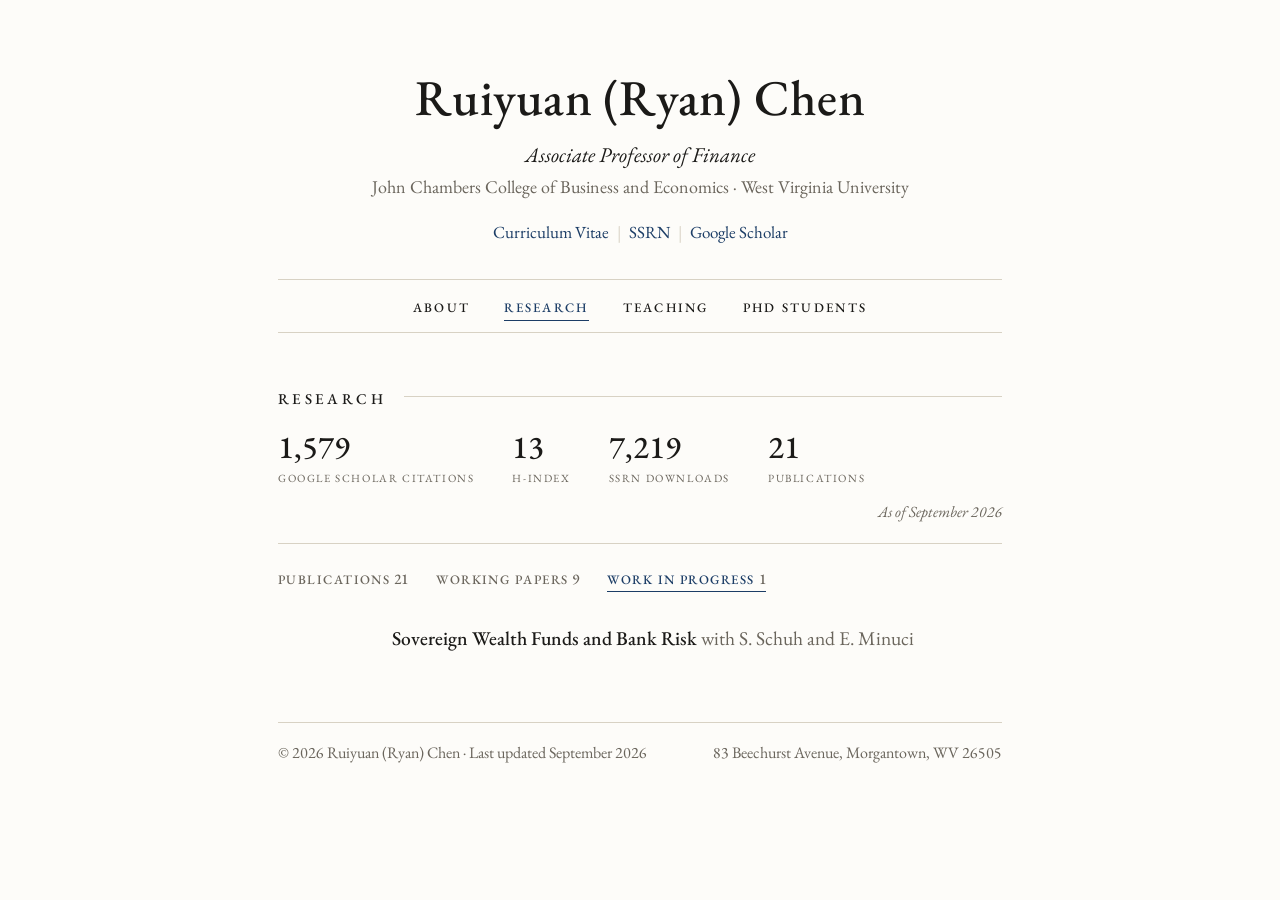
<file: work-in-progress.html>
<!DOCTYPE html>
<html lang="en">
<head>
<meta charset="utf-8">
<meta name="viewport" content="width=device-width, initial-scale=1">
<title>Work in Progress | Ruiyuan (Ryan) Chen</title>
<meta name="description" content="Work in Progress of Ruiyuan (Ryan) Chen, Associate Professor of Finance, West Virginia University.">
<link rel="stylesheet" href="style.css?v=20260923e">
</head>
<body>
<div class="wrap">
  <header>
    <h1>Ruiyuan (Ryan) Chen</h1>
    <p class="title-line">Associate Professor of Finance</p>
    <p class="inst">John Chambers College of Business and Economics · West Virginia University</p>
    <p class="contact">
      <a href="cv.pdf">Curriculum Vitae</a><span class="sep">|</span><a href="https://papers.ssrn.com/sol3/cf_dev/AbsByAuth.cfm?per_id=2332432">SSRN</a><span class="sep">|</span><a href="https://scholar.google.com/citations?user=NvqcCCMAAAAJ&amp;hl=en">Google Scholar</a>
    </p>
    <nav aria-label="Sections"><a href="index.html">About</a><a href="publications.html" aria-current="page">Research</a><a href="teaching.html">Teaching</a><a href="students.html">PhD Students</a></nav>
  </header>
  <main>
    <section id="research">
      <h2>Research</h2>
      <div class="metrics"><a class="m" href="https://scholar.google.com/citations?user=NvqcCCMAAAAJ&amp;hl=en"><b>1,579</b><span>Google Scholar citations</span></a><a class="m" href="https://scholar.google.com/citations?user=NvqcCCMAAAAJ&amp;hl=en"><b>13</b><span>h-index</span></a><a class="m" href="https://papers.ssrn.com/sol3/cf_dev/AbsByAuth.cfm?per_id=2332432"><b>7,219</b><span>SSRN downloads</span></a><a class="m" href="publications.html"><b>21</b><span>Publications</span></a><p class="asof">As of September 2026</p></div>
      <nav class="subnav" aria-label="Research sections"><a href="publications.html">Publications<span class="n">21</span></a><a href="working-papers.html">Working Papers<span class="n">9</span></a><a href="work-in-progress.html" aria-current="page">Work in Progress<span class="n">1</span></a></nav>
      <ul class="wip"><li><span class="t">Sovereign Wealth Funds and Bank Risk</span> <span class="a">with S. Schuh and E. Minuci</span></li></ul>
    </section>
  </main>
  <footer><span>© 2026 Ruiyuan (Ryan) Chen · Last updated September 2026</span><span>83 Beechurst Avenue, Morgantown, WV 26505</span></footer>
</div>

<script data-goatcounter="https://ruiyuan-chen.goatcounter.com/count" async src="//gc.zgo.at/count.js"></script>
</body>
</html>
</file>
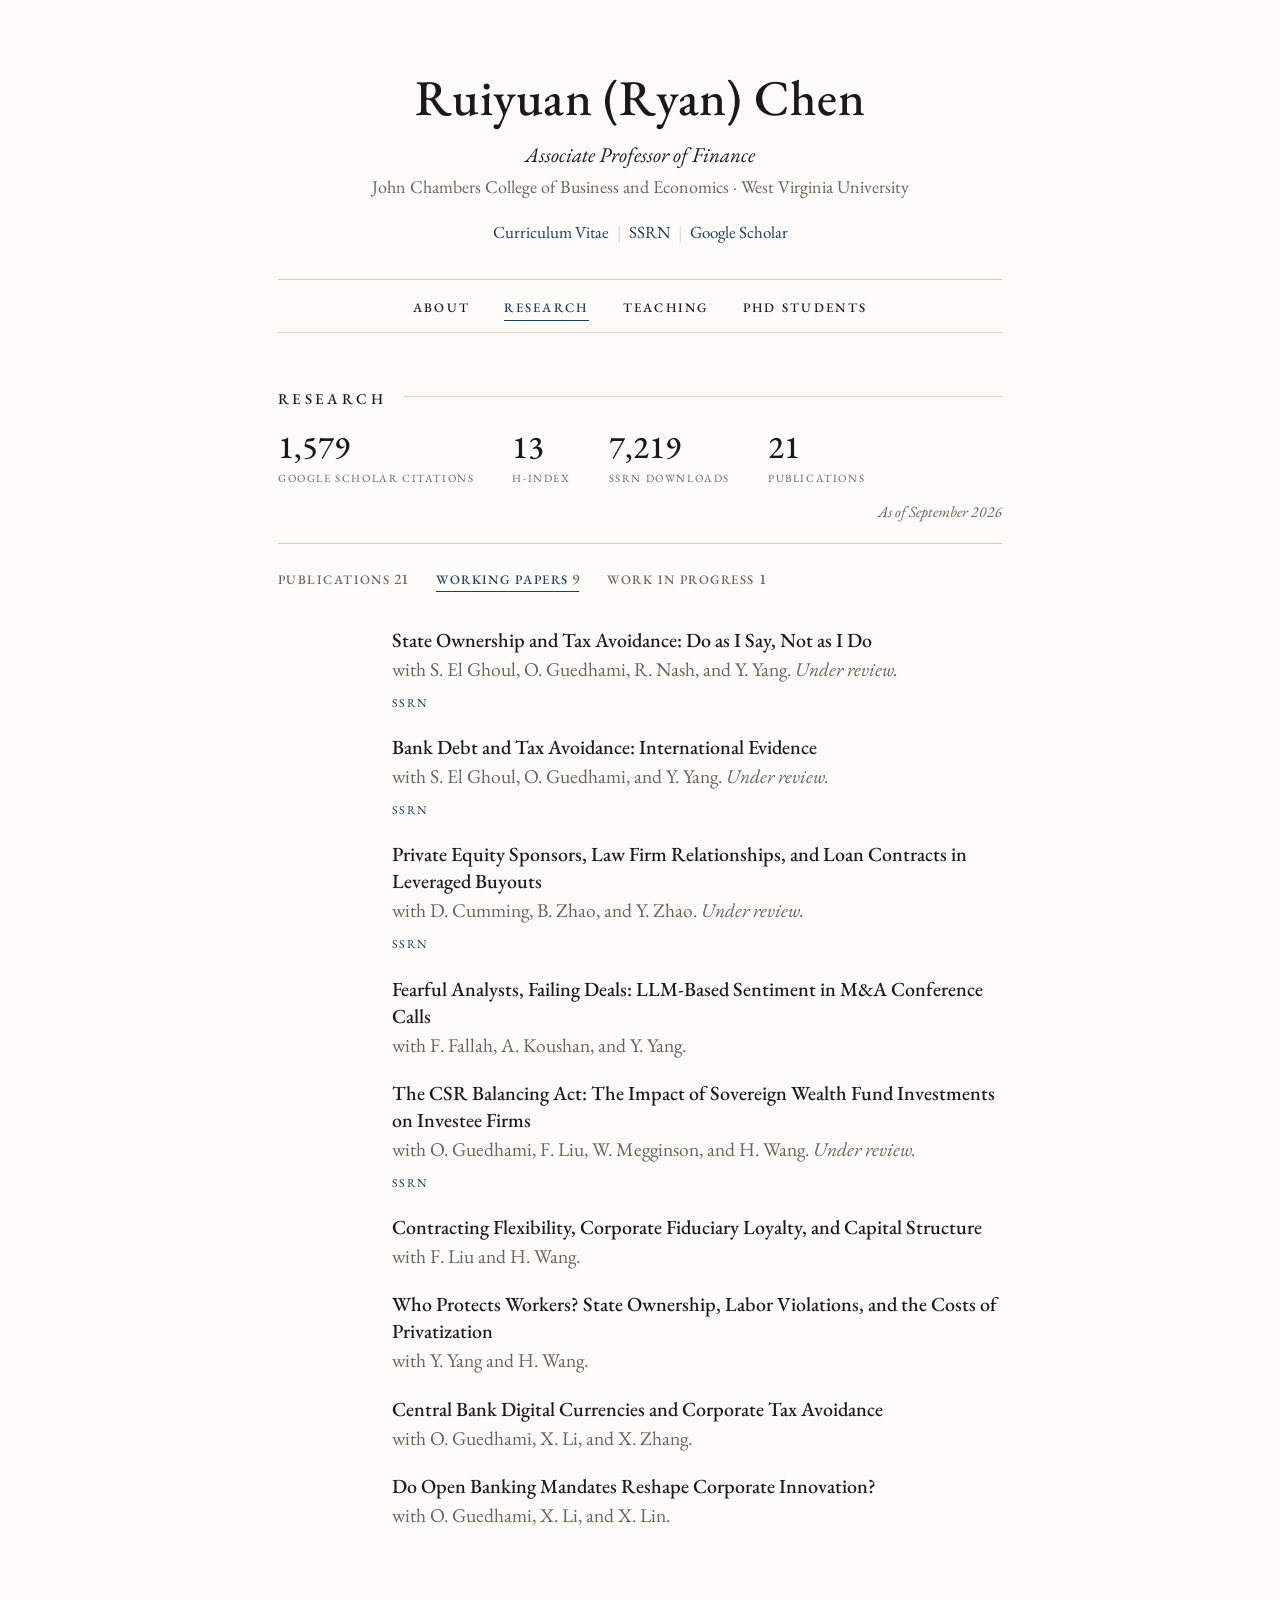
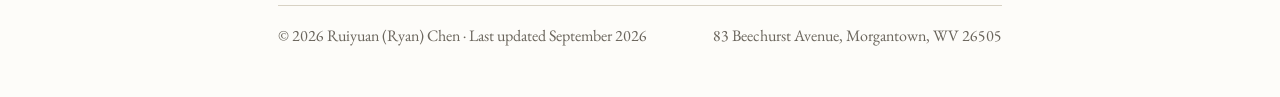
<file: working-papers.html>
<!DOCTYPE html>
<html lang="en">
<head>
<meta charset="utf-8">
<meta name="viewport" content="width=device-width, initial-scale=1">
<title>Working Papers | Ruiyuan (Ryan) Chen</title>
<meta name="description" content="Working Papers of Ruiyuan (Ryan) Chen, Associate Professor of Finance, West Virginia University.">
<link rel="stylesheet" href="style.css?v=20260923e">
</head>
<body>
<div class="wrap">
  <header>
    <h1>Ruiyuan (Ryan) Chen</h1>
    <p class="title-line">Associate Professor of Finance</p>
    <p class="inst">John Chambers College of Business and Economics · West Virginia University</p>
    <p class="contact">
      <a href="cv.pdf">Curriculum Vitae</a><span class="sep">|</span><a href="https://papers.ssrn.com/sol3/cf_dev/AbsByAuth.cfm?per_id=2332432">SSRN</a><span class="sep">|</span><a href="https://scholar.google.com/citations?user=NvqcCCMAAAAJ&amp;hl=en">Google Scholar</a>
    </p>
    <nav aria-label="Sections"><a href="index.html">About</a><a href="publications.html" aria-current="page">Research</a><a href="teaching.html">Teaching</a><a href="students.html">PhD Students</a></nav>
  </header>
  <main>
    <section id="research">
      <h2>Research</h2>
      <div class="metrics"><a class="m" href="https://scholar.google.com/citations?user=NvqcCCMAAAAJ&amp;hl=en"><b>1,579</b><span>Google Scholar citations</span></a><a class="m" href="https://scholar.google.com/citations?user=NvqcCCMAAAAJ&amp;hl=en"><b>13</b><span>h-index</span></a><a class="m" href="https://papers.ssrn.com/sol3/cf_dev/AbsByAuth.cfm?per_id=2332432"><b>7,219</b><span>SSRN downloads</span></a><a class="m" href="publications.html"><b>21</b><span>Publications</span></a><p class="asof">As of September 2026</p></div>
      <nav class="subnav" aria-label="Research sections"><a href="publications.html">Publications<span class="n">21</span></a><a href="working-papers.html" aria-current="page">Working Papers<span class="n">9</span></a><a href="work-in-progress.html">Work in Progress<span class="n">1</span></a></nav>
      <ol class="bib"><li class="entry">
  <span class="yr"></span>
  <div>
    <span class="t"><a href="https://papers.ssrn.com/sol3/papers.cfm?abstract_id=7434501">State Ownership and Tax Avoidance: Do as I Say, Not as I Do</a></span>
    <span class="a">with S. El Ghoul, O. Guedhami, R. Nash, and Y. Yang.</span>
    <span class="st">Under review.</span> <span class="lk"><a href="https://papers.ssrn.com/sol3/papers.cfm?abstract_id=7434501">SSRN</a></span>
  </div>
</li>
<li class="entry">
  <span class="yr"></span>
  <div>
    <span class="t"><a href="https://papers.ssrn.com/sol3/papers.cfm?abstract_id=5274485">Bank Debt and Tax Avoidance: International Evidence</a></span>
    <span class="a">with S. El Ghoul, O. Guedhami, and Y. Yang.</span>
    <span class="st">Under review.</span> <span class="lk"><a href="https://papers.ssrn.com/sol3/papers.cfm?abstract_id=5274485">SSRN</a></span>
  </div>
</li>
<li class="entry">
  <span class="yr"></span>
  <div>
    <span class="t"><a href="https://papers.ssrn.com/sol3/papers.cfm?abstract_id=4956448">Private Equity Sponsors, Law Firm Relationships, and Loan Contracts in Leveraged Buyouts</a></span>
    <span class="a">with D. Cumming, B. Zhao, and Y. Zhao.</span>
    <span class="st">Under review.</span> <span class="lk"><a href="https://papers.ssrn.com/sol3/papers.cfm?abstract_id=4956448">SSRN</a></span>
  </div>
</li>
<li class="entry">
  <span class="yr"></span>
  <div>
    <span class="t">Fearful Analysts, Failing Deals: LLM-Based Sentiment in M&amp;A Conference Calls</span>
    <span class="a">with F. Fallah, A. Koushan, and Y. Yang.</span>
    
  </div>
</li>
<li class="entry">
  <span class="yr"></span>
  <div>
    <span class="t"><a href="https://papers.ssrn.com/sol3/papers.cfm?abstract_id=4814075">The CSR Balancing Act: The Impact of Sovereign Wealth Fund Investments on Investee Firms</a></span>
    <span class="a">with O. Guedhami, F. Liu, W. Megginson, and H. Wang.</span>
    <span class="st">Under review.</span> <span class="lk"><a href="https://papers.ssrn.com/sol3/papers.cfm?abstract_id=4814075">SSRN</a></span>
  </div>
</li>
<li class="entry">
  <span class="yr"></span>
  <div>
    <span class="t">Contracting Flexibility, Corporate Fiduciary Loyalty, and Capital Structure</span>
    <span class="a">with F. Liu and H. Wang.</span>
    
  </div>
</li>
<li class="entry">
  <span class="yr"></span>
  <div>
    <span class="t">Who Protects Workers? State Ownership, Labor Violations, and the Costs of Privatization</span>
    <span class="a">with Y. Yang and H. Wang.</span>
    
  </div>
</li>
<li class="entry">
  <span class="yr"></span>
  <div>
    <span class="t">Central Bank Digital Currencies and Corporate Tax Avoidance</span>
    <span class="a">with O. Guedhami, X. Li, and X. Zhang.</span>
    
  </div>
</li>
<li class="entry">
  <span class="yr"></span>
  <div>
    <span class="t">Do Open Banking Mandates Reshape Corporate Innovation?</span>
    <span class="a">with O. Guedhami, X. Li, and X. Lin.</span>
    
  </div>
</li></ol>
    </section>
  </main>
  <footer><span>© 2026 Ruiyuan (Ryan) Chen · Last updated September 2026</span><span>83 Beechurst Avenue, Morgantown, WV 26505</span></footer>
</div>

<script data-goatcounter="https://ruiyuan-chen.goatcounter.com/count" async src="//gc.zgo.at/count.js"></script>
</body>
</html>
</file>
<file: style.css>
/* Ruiyuan (Ryan) Chen — site styles */
@font-face{font-family:'EB Garamond';font-style:normal;font-weight:400;font-display:swap;src:url([data-uri]) format('woff2');}
@font-face{font-family:'EB Garamond';font-style:italic;font-weight:400;font-display:swap;src:url([data-uri]) format('woff2');}
@font-face{font-family:'EB Garamond';font-style:normal;font-weight:500;font-display:swap;src:url([data-uri]) format('woff2');}
@font-face{font-family:'EB Garamond';font-style:normal;font-weight:600;font-display:swap;src:url([data-uri]) format('woff2');}

  :root {
    --bg: #fdfcf9; --text: #1b1a18; --muted: #6a655c; --rule: #d8d2c4; --link: #1c3d66; --soft: #f4f1ea;
    --serif: "EB Garamond", "Garamond", "Iowan Old Style", Georgia, serif;
  }
  @media (prefers-color-scheme: dark) {
    :root:not([data-theme="light"]) { --bg: #151412; --text: #ebe7de; --muted: #a39d90; --rule: #36332d; --link: #a8c4e6; --soft: #1e1c19; }
  }
  :root[data-theme="dark"] { --bg: #151412; --text: #ebe7de; --muted: #a39d90; --rule: #36332d; --link: #a8c4e6; --soft: #1e1c19; }
  * { box-sizing: border-box; }
  html { scroll-behavior: smooth; }
  body {
    margin: 0; background: var(--bg); color: var(--text);
    font: 400 19.5px/1.55 var(--serif); font-variant-numeric: oldstyle-nums proportional-nums;
    -webkit-font-smoothing: antialiased; text-rendering: optimizeLegibility;
  }
  a { color: var(--link); text-decoration: none; }
  a:hover { text-decoration: underline; text-decoration-thickness: 1px; text-underline-offset: 3px; }
  .wrap { max-width: 780px; margin: 0 auto; padding: 0 28px; }

  header { text-align: center; padding: 72px 0 0; }
  header h1 { font-weight: 500; font-size: 50px; line-height: 1.05; letter-spacing: .005em; margin: 0 0 14px; }
  .title-line { font-style: italic; font-size: 21px; margin: 0; color: var(--text); }
  .inst { margin: 2px 0 0; color: var(--muted); font-size: 18px; }
  .contact { margin: 18px 0 0; font-size: 17px; color: var(--muted); display: flex; flex-wrap: wrap; justify-content: center; align-items: baseline; row-gap: 2px; }
  .contact a { color: var(--link); white-space: nowrap; }
  .contact .sep, .lk .sep { color: var(--rule); margin: 0 8px; }
  nav { margin: 34px 0 0; border-top: 1px solid var(--rule); border-bottom: 1px solid var(--rule); padding: 11px 0; display: flex; justify-content: center; gap: 34px; flex-wrap: wrap; }
  nav a { color: var(--text); font-variant-caps: all-small-caps; letter-spacing: .12em; font-size: 19px; font-weight: 500; }
  nav a:hover { color: var(--link); text-decoration: none; }

  section { padding: 48px 0 0; }
  h2 {
    font-weight: 500; font-size: 21px; font-variant-caps: all-small-caps; letter-spacing: .16em;
    display: flex; align-items: center; gap: 18px; margin: 0 0 22px; color: var(--text);
  }
  h2::after { content: ""; flex: 1; border-top: 1px solid var(--rule); }
  h3 { font-weight: 500; font-style: italic; font-size: 21px; margin: 34px 0 10px; }

  .about { display: grid; grid-template-columns: minmax(0, 1fr) 170px; gap: 34px; align-items: start; }
  .about p { margin: 0 0 14px; hyphens: auto; }
  .photo { position: relative; width: 170px; height: 208px; overflow: hidden; background: var(--soft); border: 1px solid var(--rule);
           display: flex; align-items: center; justify-content: center; font-size: 46px; color: var(--muted); }
  .photo img { position: absolute; inset: 0; width: 100%; height: 100%; object-fit: cover; }
  .fields { margin: 4px 0 0; font-style: italic; color: var(--muted); }
  .facts { display: grid; grid-template-columns: 1fr 1fr; gap: 30px; margin-top: 26px; font-size: 17.5px; }
  .facts h4 { font-weight: 500; font-variant-caps: all-small-caps; letter-spacing: .12em; font-size: 17px; margin: 0 0 6px; color: var(--muted); }
  .facts ul { list-style: none; margin: 0; padding: 0; } .facts li { padding: 2px 0; }

  ol.bib { list-style: none; margin: 0; padding: 0; }
  .entry { display: grid; grid-template-columns: 96px minmax(0, 1fr); gap: 18px; padding: 9px 0 11px; }
  .yr { color: var(--muted); font-size: 17px; padding-top: 2px; font-variant-numeric: lining-nums tabular-nums; }
  .entry .t { display: block; font-weight: 500; font-size: 20px; line-height: 1.35; }
  .entry .t a { color: var(--text); }
  .entry .t a:hover { color: var(--link); }
  .entry .a { color: var(--muted); } .entry .v { margin-left: 2px; }
  .entry .lk { display: block; margin-top: 3px; font-variant-caps: all-small-caps; letter-spacing: .08em; font-size: 17.5px; }
  .abs-toggle { font: inherit; letter-spacing: inherit; font-variant-caps: inherit; color: var(--link); background: none; border: 0; padding: 0; cursor: pointer; }
  .abs-toggle:hover { text-decoration: underline; text-underline-offset: 3px; }
  .abstract { margin: 10px 0 6px; padding: 2px 0 2px 18px; border-left: 2px solid var(--rule); font-size: 17.5px; line-height: 1.55; color: var(--text); }
  .abstract p { margin: 0 0 8px; } .abstract p:last-child { margin: 0; }
  .abstract[hidden] { display: none; }
  .st { font-style: italic; color: var(--muted); }
  .wip { list-style: none; margin: 0; padding: 0 0 0 114px; } .wip li { padding: 5px 0; } .wip .t { font-weight: 500; } .wip .a { color: var(--muted); }

  .rows { list-style: none; margin: 0; padding: 0; }
  .rows li { display: flex; justify-content: space-between; gap: 2px 24px; flex-wrap: wrap; padding: 8px 0; border-bottom: 1px dotted var(--rule); }
  .r2 { color: var(--muted); font-size: 17.5px; } .r-role { color: var(--muted); font-style: italic; font-size: 17.5px; margin-left: 4px; }

  footer { margin-top: 64px; border-top: 1px solid var(--rule); padding: 18px 0 48px; color: var(--muted); font-size: 16px; display: flex; justify-content: space-between; flex-wrap: wrap; gap: 8px; }

  @media (max-width: 680px) {
    body { font-size: 18.5px; }
    .wrap { padding: 0 18px; }
    header { padding-top: 44px; }
    header h1 { font-size: 38px; }
    nav { gap: 6px 18px; }
    nav a { font-size: 17.5px; letter-spacing: .1em; }
    .contact { line-height: 1.8; }
    .about { grid-template-columns: 1fr; }
    .photo { width: 120px; height: 148px; font-size: 34px; order: -1; }
    .facts { grid-template-columns: 1fr; gap: 18px; }
    .entry { grid-template-columns: 1fr; gap: 0; }
    .yr:empty { display: none; }
    .wip { padding-left: 0; }
  }

  nav a[aria-current="page"] { color: var(--link); box-shadow: inset 0 -1px 0 currentColor; }
  .jump { margin: -8px 0 8px; font-variant-caps: all-small-caps; letter-spacing: .08em; font-size: 17.5px; color: var(--muted); }
  .jump a + a::before { content: "·"; color: var(--rule); margin: 0 10px; }
  a:focus-visible, button:focus-visible { outline: 2px solid var(--link); outline-offset: 3px; border-radius: 2px; }
  nav.subnav { margin: -6px 0 26px; padding: 0; border: 0; justify-content: flex-start; gap: 6px 28px; }
  nav.subnav a { font-size: 18px; letter-spacing: .08em; color: var(--muted); font-weight: 500; }
  nav.subnav a:hover { color: var(--link); }
  nav.subnav a[aria-current="page"] { color: var(--link); box-shadow: inset 0 -1px 0 currentColor; }
  nav.subnav .n { font-variant-caps: normal; font-variant-numeric: lining-nums; letter-spacing: 0; font-size: 15px; margin-left: 4px; color: var(--muted); }
  @media (max-width: 680px) { nav.subnav { gap: 4px 18px; } nav.subnav a { font-size: 17px; } }
  .page-lede { margin: -6px 0 18px; color: var(--muted); font-style: italic; }
  h3.first { margin-top: 0; }
  .award { margin: -4px 0 30px; }
  .award .lbl { font-variant-caps: all-small-caps; letter-spacing: .12em; font-size: 17px; font-weight: 500; color: var(--muted); margin-right: 12px; }
  .teach .r3 { flex-basis: 100%; color: var(--muted); font-size: 17.5px; line-height: 1.45; margin-top: 2px; max-width: 40em; }
  .teach .syl { font-variant-caps: all-small-caps; letter-spacing: .08em; margin-left: 4px; white-space: nowrap; }
  .teach .syl.solo { margin-left: 0; }
  @media (max-width: 680px) { .rows li { flex-direction: column; gap: 1px; } }

  /* research statement */
  .statement { font-size: 25px; line-height: 1.38; margin: 0 0 26px; color: var(--text); text-wrap: balance; max-width: 34em; }
  /* metrics row */
  .metrics { display: flex; flex-wrap: wrap; align-items: flex-end; gap: 10px 38px; margin: -4px 0 26px; padding: 0 0 16px; border-bottom: 1px solid var(--rule); }
  .metrics .m { display: flex; flex-direction: column; color: var(--text); }
  .metrics .m:hover { text-decoration: none; }
  .metrics .m:hover b { color: var(--link); }
  .metrics b { font-weight: 500; font-size: 32px; line-height: 1.05; font-variant-numeric: lining-nums tabular-nums; }
  .metrics span { font-variant-caps: all-small-caps; letter-spacing: .1em; font-size: 16px; color: var(--muted); }
  .metrics .asof { margin: 0 0 3px auto; font-style: italic; font-size: 15.5px; color: var(--muted); }
  /* topic colours: one dot per topic */
  .t-so { --c: #9a5b22; } .t-swf { --c: #2f7a64; } .t-cg { --c: #1c3d66; } .t-tax { --c: #8a2f45; }
  .t-bank { --c: #5e4a96; } .t-disc { --c: #8a7a1c; } .t-ib { --c: #3d7aa8; }
  @media (prefers-color-scheme: dark) { :root:not([data-theme="light"]) .dot { filter: brightness(1.7) saturate(.9); } }
  :root[data-theme="dark"] .dot { filter: brightness(1.7) saturate(.9); }
  .dot { display: inline-block; width: 7px; height: 7px; border-radius: 50%; background: var(--c); margin-right: 6px; vertical-align: .12em; }
  /* filter bar */
  .filterbar { margin: 0 0 18px; }
  .topics { display: flex; flex-wrap: wrap; gap: 6px 8px; }
  .topic { font: inherit; font-size: 16.5px; color: var(--muted); background: none; border: 1px solid var(--rule); border-radius: 999px; padding: 3px 12px 4px; cursor: pointer; line-height: 1.35; }
  .topic:hover { color: var(--text); border-color: var(--muted); }
  .topic[aria-pressed="true"] { color: var(--bg); background: var(--link); border-color: var(--link); }
  .topic[aria-pressed="true"] .dot { box-shadow: 0 0 0 1.5px var(--bg); }
  .topic .n { margin-left: 6px; font-size: 14px; opacity: .75; font-variant-numeric: lining-nums; }
  .count { margin: 12px 0 0; font-size: 15.5px; color: var(--muted); font-style: italic; }
  .count[hidden] { display: none; }
  .sr-only { position: absolute; width: 1px; height: 1px; overflow: hidden; clip: rect(0 0 0 0); white-space: nowrap; }
  .entry[hidden] { display: none; }
  .empty { color: var(--muted); font-style: italic; padding: 12px 0 0 114px; }
  /* topic tags sit right after each title */
  .entry .t .tags { display: inline-flex; flex-wrap: wrap; gap: 0 12px; margin-left: 12px; vertical-align: .05em; }
  .tag { font: inherit; font-weight: 400; font-variant-caps: all-small-caps; letter-spacing: .08em; font-size: 16.5px; line-height: 1.35; color: var(--muted); background: none; border: 0; padding: 0; cursor: pointer; white-space: nowrap; }
  .tag:hover { color: var(--text); }
  @media (max-width: 680px) {
    .statement { font-size: 21.5px; }
    .metrics { gap: 10px 26px; } .metrics b { font-size: 27px; } .metrics .asof { margin-left: 0; width: 100%; }
    .entry .t .tags { display: flex; margin: 4px 0 0; }
    .topic { font-size: 15.5px; }
    .empty { padding-left: 0; }
  }

  .facts.edu { grid-template-columns: 1fr; }
  .edu li { display: flex; justify-content: space-between; align-items: baseline; gap: 2px 24px; flex-wrap: wrap; }
  .edu .yr2 { color: var(--muted); font-variant-numeric: lining-nums tabular-nums; white-space: nowrap; }
  @media (max-width: 680px) {
    .edu li { display: block; padding: 4px 0; }
    .edu .yr2 { display: block; font-size: 16.5px; line-height: 1.3; }
  }
  @media (max-width: 430px) {
    header nav { gap: 6px 15px; }
    header nav a { font-size: 16px; letter-spacing: .08em; }
  }
</file>
